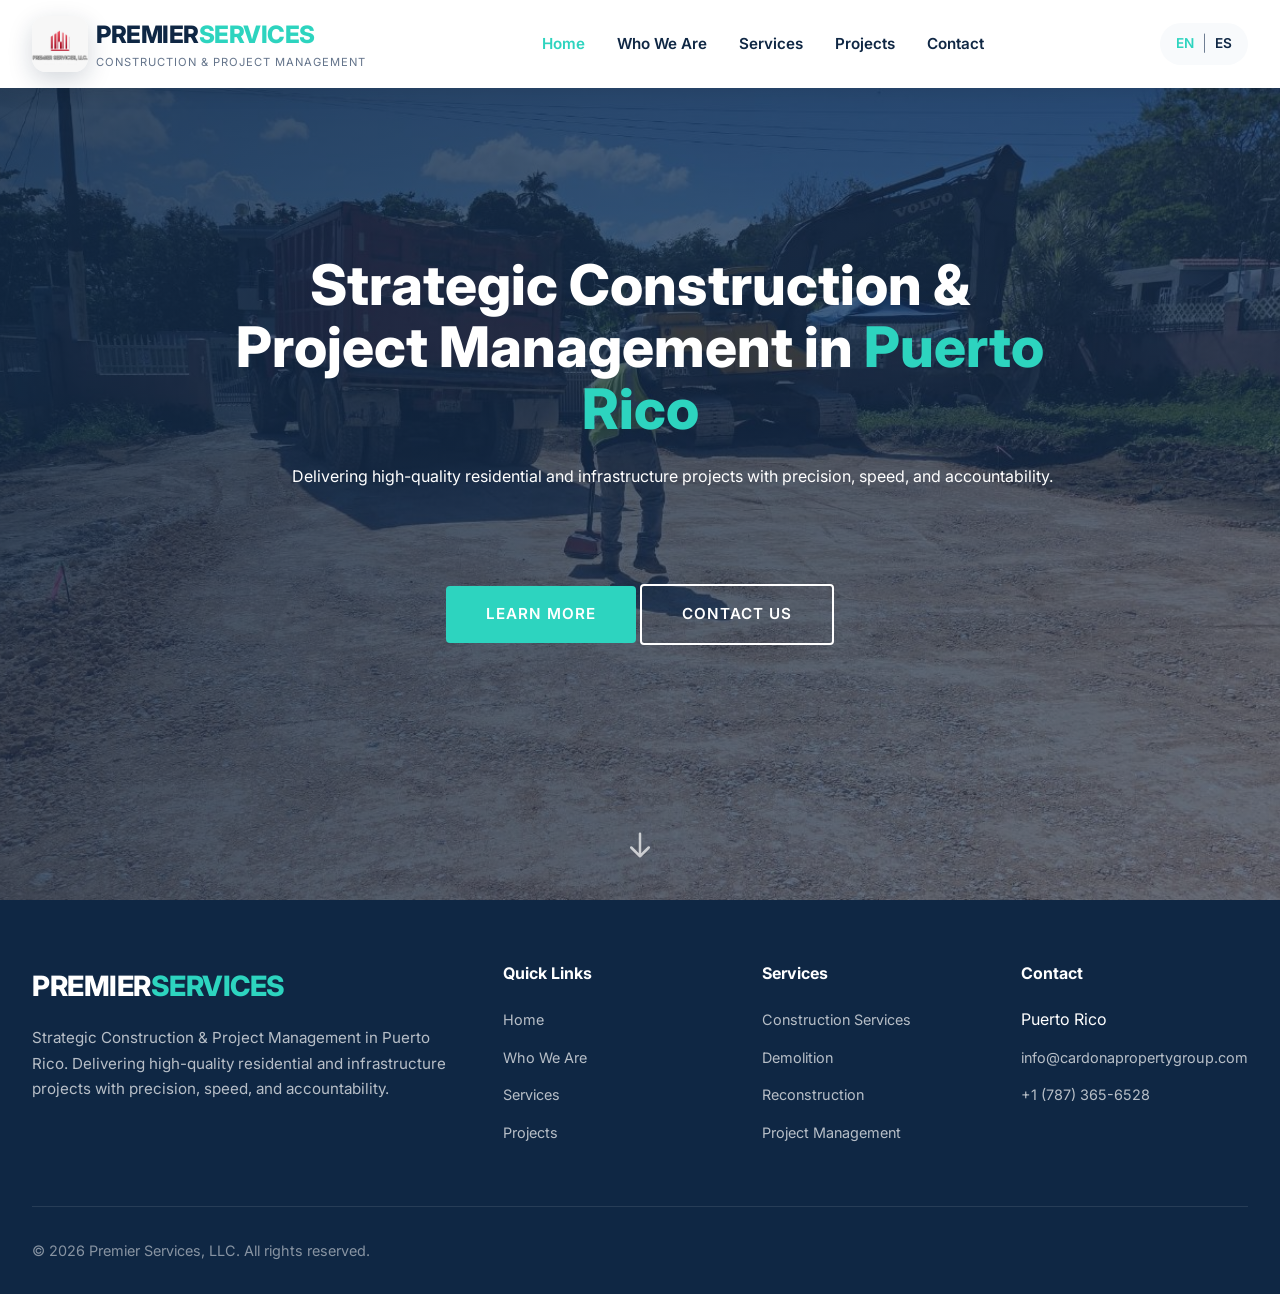
<file: index.html>
<!DOCTYPE html>
<html lang="en">
<head>
    <meta charset="UTF-8">
    <meta name="viewport" content="width=device-width, initial-scale=1.0">
    <title>Premier Services, LLC | Strategic Construction & Project Management in Puerto Rico</title>
    <meta name="description" content="Premier Services, LLC partners with developers, government programs, and U.S.-based firms to execute construction projects efficiently across Puerto Rico.">
    <link rel="preconnect" href="https://fonts.googleapis.com">
    <link rel="preconnect" href="https://fonts.gstatic.com" crossorigin>
    <link href="https://fonts.googleapis.com/css2?family=Inter:wght@400;500;600;700;800&display=swap" rel="stylesheet">
    <link rel="stylesheet" href="styles.css">
    <script src="https://sites.super.myninja.ai/_assets/ninja-daytona-script.js"></script>
</head>
<body>
    <!-- Header -->
    <header class="header" id="header">
        <nav class="nav-container">
            <a href="index.html" class="logo">
                <img src="imgs/logo.jpg" alt="Premier Services logo" class="logo-mark">
                <div>
                    <div class="logo-text">PREMIER<span>SERVICES</span></div>
                    <div class="logo-tagline">Construction & Project Management</div>
                </div>
            </a>
            
            <ul class="nav-menu">
                <li class="nav-item">
                    <a href="index.html" class="nav-link active" data-en="Home" data-es="Inicio">Home</a>
                </li>
                <li class="nav-item">
                    <a href="about.html" class="nav-link" data-en="Who We Are" data-es="Quiénes Somos">Who We Are</a>
                    <div class="dropdown">
                        <a href="about.html#mission" class="dropdown-link" data-en="Mission & Vision" data-es="Misión y Visión">Mission & Vision</a>
                        <a href="about.html#values" class="dropdown-link" data-en="Core Values" data-es="Valores">Core Values</a>
                        <a href="about.html#leadership" class="dropdown-link" data-en="Leadership" data-es="Liderazgo">Leadership</a>
                    </div>
                </li>
                <li class="nav-item">
                    <a href="services.html" class="nav-link" data-en="Services" data-es="Servicios">Services</a>
                </li>
                <li class="nav-item">
                    <a href="projects.html" class="nav-link" data-en="Projects" data-es="Proyectos">Projects</a>
                </li>
                <li class="nav-item">
                    <a href="contact.html" class="nav-link" data-en="Contact" data-es="Contacto">Contact</a>
                </li>
            </ul>
            
            <div class="lang-toggle" id="langToggle">
                <span class="lang-text active">EN</span>
                <span class="lang-divider">|</span>
                <span class="lang-text">ES</span>
            </div>
            
            <div class="mobile-toggle" id="mobileToggle">
                <span></span>
                <span></span>
                <span></span>
            </div>
        </nav>
    </header>

    <!-- Hero Section -->
    <section class="hero" id="home">
        <div class="hero-slider">
            <div class="hero-slide active">
                <img src="imgs/pic14.jpg" alt="Premier Services project overview" class="hero-image">
                <div class="hero-overlay"></div>
            </div>
            <div class="hero-slide">
                <img src="imgs/pic4.jpg" alt="Premier Services construction work" class="hero-image">
                <div class="hero-overlay"></div>
            </div>
            <div class="hero-slide">
                <img src="imgs/pic5.jpg" alt="Premier Services completed work" class="hero-image">
                <div class="hero-overlay"></div>
            </div>
            <div class="hero-slide">
                <img src="imgs/pic2.jpg" alt="Premier Services leadership portrait" class="hero-image">
                <div class="hero-overlay"></div>
            </div>
            <div class="hero-slide">
                <img src="imgs/pic3.jpg" alt="Premier Services legal and operations portrait" class="hero-image">
                <div class="hero-overlay"></div>
            </div>
            <div class="hero-slide">
                <img src="imgs/pic1.jpg" alt="Premier Services project manager portrait" class="hero-image">
                <div class="hero-overlay"></div>
            </div>
            <div class="hero-slide">
                <img src="imgs/despues1.jpg" alt="Premier Services completed residential project" class="hero-image">
                <div class="hero-overlay"></div>
            </div>
            <div class="hero-slide">
                <img src="imgs/despues2.jpg" alt="Premier Services finished construction detail" class="hero-image">
                <div class="hero-overlay"></div>
            </div>
        </div>
        
        <div class="hero-content">
            <h1 class="hero-title" data-en="Strategic Construction & Project Management in Puerto Rico" data-es="Construcción Estratégica y Gestión de Proyectos en Puerto Rico">
                Strategic Construction & Project Management in <span class="highlight">Puerto Rico</span>
            </h1>
            <div class="hero-text-slider">
                <p class="hero-text-slide active" data-en="Delivering high-quality residential and infrastructure projects with precision, speed, and accountability." data-es="Entregando proyectos residenciales y de infraestructura de alta calidad con precisión, rapidez y responsabilidad.">
                    Delivering high-quality residential and infrastructure projects with precision, speed, and accountability.
                </p>
                <p class="hero-text-slide" data-en="Premier Services, LLC partners with developers, government programs, and U.S.-based firms to execute construction projects efficiently across Puerto Rico." data-es="Premier Services, LLC se asocia con desarrolladores, programas gubernamentales y empresas con sede en EE.UU. para ejecutar proyectos de construcción eficientemente en Puerto Rico.">
                    Premier Services, LLC partners with developers, government programs, and U.S.-based firms to execute construction projects efficiently across Puerto Rico.
                </p>
            </div>
            <div class="hero-cta">
                <a href="about.html" class="btn btn-primary" data-en="Learn More" data-es="Saber Más">Learn More</a>
                <a href="contact.html" class="btn btn-outline" data-en="Contact Us" data-es="Contáctenos">Contact Us</a>
            </div>
        </div>
        
        <a href="about.html" class="scroll-indicator" aria-label="Go to About page">
            <svg xmlns="http://www.w3.org/2000/svg" fill="none" viewBox="0 0 24 24" stroke="currentColor">
                <path stroke-linecap="round" stroke-linejoin="round" stroke-width="2" d="M19 14l-7 7m0 0l-7-7m7 7V3" />
            </svg>
        </a>
    </section>

    <!-- Footer -->
    <footer class="footer">
        <div class="container">
            <div class="footer-grid">
                <div class="footer-brand">
                    <div class="logo-text">PREMIER<span>SERVICES</span></div>
                    <p data-en="Strategic Construction & Project Management in Puerto Rico. Delivering high-quality residential and infrastructure projects with precision, speed, and accountability." data-es="Construcción Estratégica y Gestión de Proyectos en Puerto Rico. Entregando proyectos residenciales y de infraestructura de alta calidad con precisión, rapidez y responsabilidad.">
                        Strategic Construction & Project Management in Puerto Rico. Delivering high-quality residential and infrastructure projects with precision, speed, and accountability.
                    </p>
                    <div class="social-links"></div>
                </div>
                
                <div class="footer-links-section">
                    <h4 class="footer-title" data-en="Quick Links" data-es="Enlaces Rápidos">Quick Links</h4>
                    <ul class="footer-links">
                        <li><a href="index.html" data-en="Home" data-es="Inicio">Home</a></li>
                        <li><a href="about.html" data-en="Who We Are" data-es="Quiénes Somos">Who We Are</a></li>
                        <li><a href="services.html" data-en="Services" data-es="Servicios">Services</a></li>
                        <li><a href="projects.html" data-en="Projects" data-es="Proyectos">Projects</a></li>
                    </ul>
                </div>
                
                <div class="footer-links-section">
                    <h4 class="footer-title" data-en="Services" data-es="Servicios">Services</h4>
                    <ul class="footer-links">
                        <li><a href="services.html" data-en="Construction Services" data-es="Construcción">Construction Services</a></li>
                        <li><a href="services.html" data-en="Demolition" data-es="Demolición">Demolition</a></li>
                        <li><a href="services.html" data-en="Reconstruction" data-es="Reconstrucción">Reconstruction</a></li>
                        <li><a href="services.html" data-en="Project Management" data-es="Gestión de Proyectos">Project Management</a></li>
                    </ul>
                </div>
                
                <div class="footer-links-section">
                    <h4 class="footer-title" data-en="Contact" data-es="Contacto">Contact</h4>
                    <ul class="footer-links">
                        <li data-en="Puerto Rico" data-es="Puerto Rico">Puerto Rico</li>
                        <li><a href="mailto:info@cardonapropertygroup.com">info@cardonapropertygroup.com</a></li>
                        <li><a href="tel:+17873656528">+1 (787) 365-6528</a></li>
                    </ul>
                </div>
            </div>
            
            <div class="footer-bottom">
                <p class="footer-copyright">© 2026 Premier Services, LLC. <span data-en="All rights reserved." data-es="Todos los derechos reservados.">All rights reserved.</span></p>
            </div>
        </div>
    </footer>

    <!-- JavaScript -->
    <script>
        // Language Toggle
        let currentLang = 'en';
        const langToggle = document.getElementById('langToggle');
        
        langToggle.addEventListener('click', () => {
            currentLang = currentLang === 'en' ? 'es' : 'en';
            updateLanguage();
            updateLangToggleUI();
        });
        
        function updateLangToggleUI() {
            const langTexts = langToggle.querySelectorAll('.lang-text');
            langTexts.forEach(text => {
                text.classList.toggle('active', text.textContent.toLowerCase() === currentLang);
            });
        }
        
        function updateLanguage() {
            document.querySelectorAll('[data-en][data-es]').forEach(element => {
                const text = element.getAttribute(`data-${currentLang}`);
                if (text) {
                    if (element.tagName === 'INPUT' || element.tagName === 'TEXTAREA') {
                        element.placeholder = text;
                    } else {
                        element.innerHTML = text;
                    }
                }
            });
        }
        
        // Header Scroll Effect
        const header = document.getElementById('header');
        window.addEventListener('scroll', () => {
            if (window.scrollY > 100) {
                header.classList.add('scrolled');
            } else {
                header.classList.remove('scrolled');
            }
        });
        
        // Hero Slider
        const heroSlides = document.querySelectorAll('.hero-slide');
        const heroTextSlides = document.querySelectorAll('.hero-text-slide');
        let currentSlide = 0;
        let currentTextSlide = 0;
        
        function nextHeroSlide() {
            heroSlides[currentSlide].classList.remove('active');
            currentSlide = (currentSlide + 1) % heroSlides.length;
            heroSlides[currentSlide].classList.add('active');

            if (heroTextSlides.length > 0) {
                heroTextSlides[currentTextSlide].classList.remove('active');
                currentTextSlide = (currentTextSlide + 1) % heroTextSlides.length;
                heroTextSlides[currentTextSlide].classList.add('active');
            }
        }
        
        setInterval(nextHeroSlide, 5000);
        
        // Mobile Menu Toggle
        const mobileToggle = document.getElementById('mobileToggle');
        const navMenu = document.querySelector('.nav-menu');
        
        mobileToggle.addEventListener('click', () => {
            navMenu.classList.toggle('active');
        });
    </script>
</body>
</html>
</file>
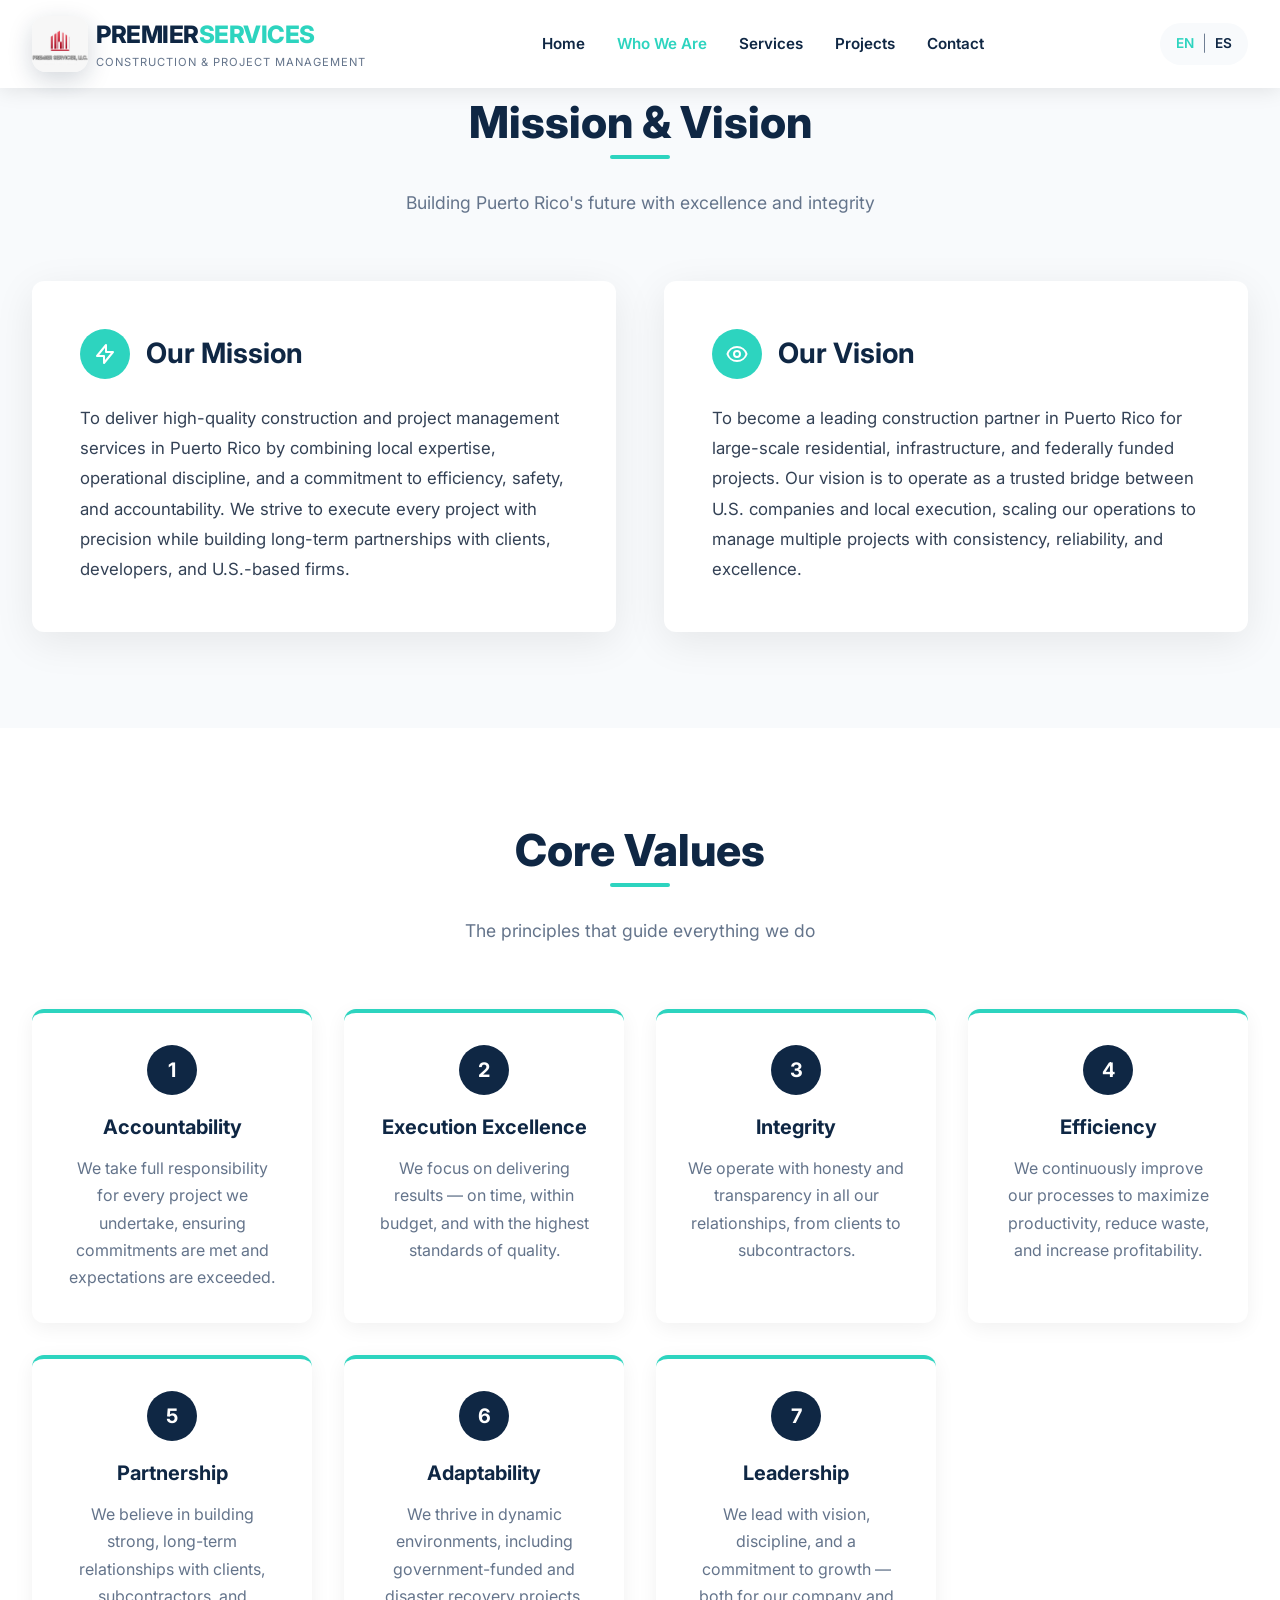
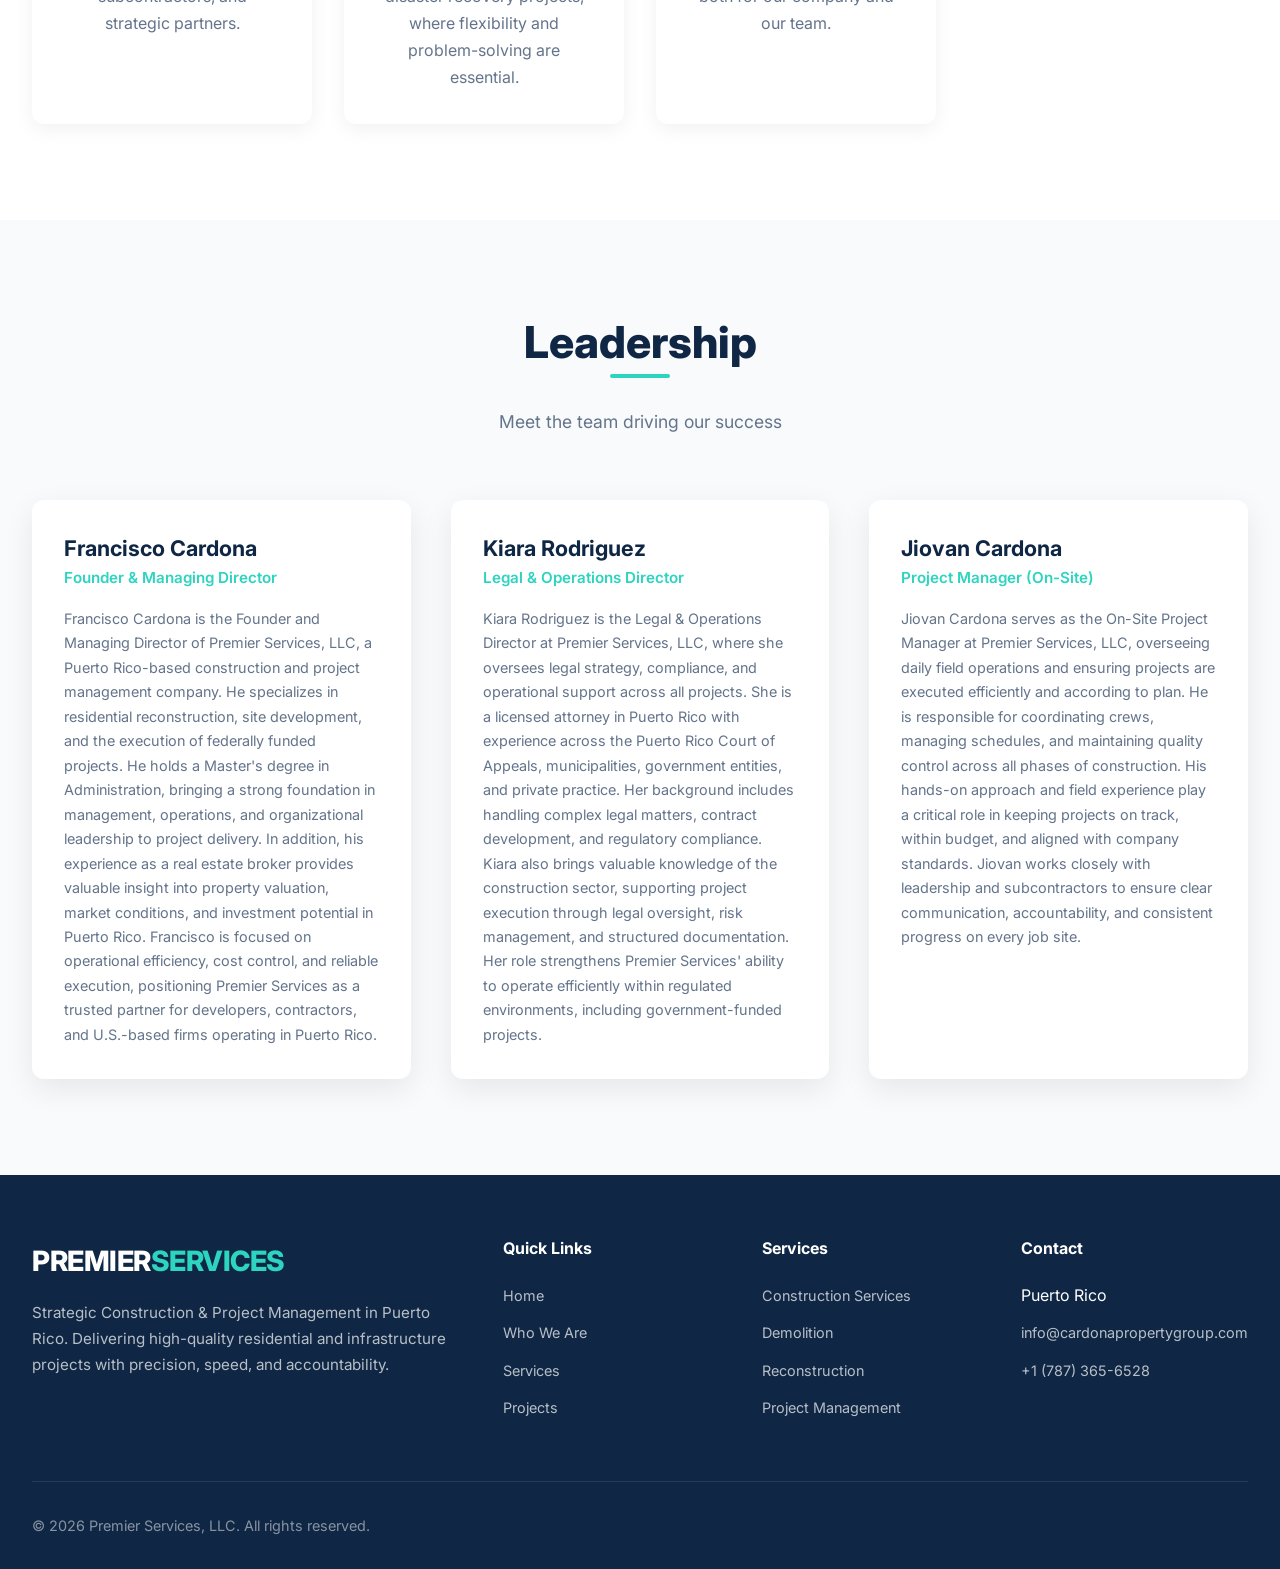
<file: about.html>
<!DOCTYPE html>
<html lang="en">
<head>
    <meta charset="UTF-8">
    <meta name="viewport" content="width=device-width, initial-scale=1.0">
    <title>Who We Are | Premier Services, LLC</title>
    <meta name="description" content="Learn about Premier Services' mission, vision, core values, and leadership team.">
    <link rel="preconnect" href="https://fonts.googleapis.com">
    <link rel="preconnect" href="https://fonts.gstatic.com" crossorigin>
    <link href="https://fonts.googleapis.com/css2?family=Inter:wght@400;500;600;700;800&display=swap" rel="stylesheet">
    <link rel="stylesheet" href="styles.css">
    <script src="https://sites.super.myninja.ai/_assets/ninja-daytona-script.js"></script>
</head>
<body>
    <!-- Header -->
    <header class="header" id="header">
        <nav class="nav-container">
            <a href="index.html" class="logo">
                <img src="imgs/logo.jpg" alt="Premier Services logo" class="logo-mark">
                <div>
                    <div class="logo-text">PREMIER<span>SERVICES</span></div>
                    <div class="logo-tagline">Construction & Project Management</div>
                </div>
            </a>
            
            <ul class="nav-menu">
                <li class="nav-item">
                    <a href="index.html" class="nav-link" data-en="Home" data-es="Inicio">Home</a>
                </li>
                <li class="nav-item">
                    <a href="about.html" class="nav-link active" data-en="Who We Are" data-es="Quiénes Somos">Who We Are</a>
                    <div class="dropdown">
                        <a href="about.html#mission" class="dropdown-link" data-en="Mission & Vision" data-es="Misión y Visión">Mission & Vision</a>
                        <a href="about.html#values" class="dropdown-link" data-en="Core Values" data-es="Valores">Core Values</a>
                        <a href="about.html#leadership" class="dropdown-link" data-en="Leadership" data-es="Liderazgo">Leadership</a>
                    </div>
                </li>
                <li class="nav-item">
                    <a href="services.html" class="nav-link" data-en="Services" data-es="Servicios">Services</a>
                </li>
                <li class="nav-item">
                    <a href="projects.html" class="nav-link" data-en="Projects" data-es="Proyectos">Projects</a>
                </li>
                <li class="nav-item">
                    <a href="contact.html" class="nav-link" data-en="Contact" data-es="Contacto">Contact</a>
                </li>
            </ul>
            
            <div class="lang-toggle" id="langToggle">
                <span class="lang-text active">EN</span>
                <span class="lang-divider">|</span>
                <span class="lang-text">ES</span>
            </div>
            
            <div class="mobile-toggle" id="mobileToggle">
                <span></span>
                <span></span>
                <span></span>
            </div>
        </nav>
    </header>

    <!-- Mission & Vision Section -->
    <section class="section section-gray" id="mission">
        <div class="container">
            <div class="section-header">
                <h2 class="section-title" data-en="Mission & Vision" data-es="Misión y Visión">Mission & Vision</h2>
                <p class="section-subtitle" data-en="Building Puerto Rico's future with excellence and integrity" data-es="Construyendo el futuro de Puerto Rico con excelencia e integridad">Building Puerto Rico's future with excellence and integrity</p>
            </div>
            
            <div class="mission-vision">
                <div class="mission-card">
                    <h3>
                        <span class="icon">
                            <svg xmlns="http://www.w3.org/2000/svg" width="24" height="24" fill="none" viewBox="0 0 24 24" stroke="currentColor">
                                <path stroke-linecap="round" stroke-linejoin="round" stroke-width="2" d="M13 10V3L4 14h7v7l9-11h-7z" />
                            </svg>
                        </span>
                        <span data-en="Our Mission" data-es="Nuestra Misión">Our Mission</span>
                    </h3>
                    <p data-en="To deliver high-quality construction and project management services in Puerto Rico by combining local expertise, operational discipline, and a commitment to efficiency, safety, and accountability. We strive to execute every project with precision while building long-term partnerships with clients, developers, and U.S.-based firms." data-es="Brindar servicios de construcción y gestión de proyectos de alta calidad en Puerto Rico combinando experiencia local, disciplina operativa y un compromiso con la eficiencia, seguridad y responsabilidad. Nos esforzamos por ejecutar cada proyecto con precisión mientras construimos asociaciones a largo plazo con clientes, desarrolladores y empresas con sede en EE.UU.">
                        To deliver high-quality construction and project management services in Puerto Rico by combining local expertise, operational discipline, and a commitment to efficiency, safety, and accountability. We strive to execute every project with precision while building long-term partnerships with clients, developers, and U.S.-based firms.
                    </p>
                </div>
                
                <div class="vision-card">
                    <h3>
                        <span class="icon">
                            <svg xmlns="http://www.w3.org/2000/svg" width="24" height="24" fill="none" viewBox="0 0 24 24" stroke="currentColor">
                                <path stroke-linecap="round" stroke-linejoin="round" stroke-width="2" d="M15 12a3 3 0 11-6 0 3 3 0 016 0z" />
                                <path stroke-linecap="round" stroke-linejoin="round" stroke-width="2" d="M2.458 12C3.732 7.943 7.523 5 12 5c4.478 0 8.268 2.943 9.542 7-1.274 4.057-5.064 7-9.542 7-4.477 0-8.268-2.943-9.542-7z" />
                            </svg>
                        </span>
                        <span data-en="Our Vision" data-es="Nuestra Visión">Our Vision</span>
                    </h3>
                    <p data-en="To become a leading construction partner in Puerto Rico for large-scale residential, infrastructure, and federally funded projects. Our vision is to operate as a trusted bridge between U.S. companies and local execution, scaling our operations to manage multiple projects with consistency, reliability, and excellence." data-es="Convertirnos en un socio constructor líder en Puerto Rico para proyectos residenciales, de infraestructura y financiados con fondos federales a gran escala. Nuestra visión es operar como un puente de confianza entre las empresas estadounidenses y la ejecución local, escalando nuestras operaciones para gestionar múltiples proyectos con consistencia, confiabilidad y excelencia.">
                        To become a leading construction partner in Puerto Rico for large-scale residential, infrastructure, and federally funded projects. Our vision is to operate as a trusted bridge between U.S. companies and local execution, scaling our operations to manage multiple projects with consistency, reliability, and excellence.
                    </p>
                </div>
            </div>
        </div>
    </section>

    <!-- Core Values Section -->
    <section class="section" id="values">
        <div class="container">
            <div class="section-header">
                <h2 class="section-title" data-en="Core Values" data-es="Valores Fundamentales">Core Values</h2>
                <p class="section-subtitle" data-en="The principles that guide everything we do" data-es="Los principios que guían todo lo que hacemos">The principles that guide everything we do</p>
            </div>
            
            <div class="values-grid">
                <div class="value-card">
                    <div class="value-number">1</div>
                    <h4 data-en="Accountability" data-es="Responsabilidad">Accountability</h4>
                    <p data-en="We take full responsibility for every project we undertake, ensuring commitments are met and expectations are exceeded." data-es="Asumimos total responsabilidad por cada proyecto que emprendemos, asegurando que se cumplan los compromisos y se superen las expectativas.">We take full responsibility for every project we undertake, ensuring commitments are met and expectations are exceeded.</p>
                </div>
                
                <div class="value-card">
                    <div class="value-number">2</div>
                    <h4 data-en="Execution Excellence" data-es="Excelencia en Ejecución">Execution Excellence</h4>
                    <p data-en="We focus on delivering results — on time, within budget, and with the highest standards of quality." data-es="Nos enfocamos en entregar resultados — a tiempo, dentro del presupuesto y con los más altos estándares de calidad.">We focus on delivering results — on time, within budget, and with the highest standards of quality.</p>
                </div>
                
                <div class="value-card">
                    <div class="value-number">3</div>
                    <h4 data-en="Integrity" data-es="Integridad">Integrity</h4>
                    <p data-en="We operate with honesty and transparency in all our relationships, from clients to subcontractors." data-es="Operamos con honestidad y transparencia en todas nuestras relaciones, desde clientes hasta subcontratistas.">We operate with honesty and transparency in all our relationships, from clients to subcontractors.</p>
                </div>
                
                <div class="value-card">
                    <div class="value-number">4</div>
                    <h4 data-en="Efficiency" data-es="Eficiencia">Efficiency</h4>
                    <p data-en="We continuously improve our processes to maximize productivity, reduce waste, and increase profitability." data-es="Mejoramos continuamente nuestros procesos para maximizar la productividad, reducir desperdicios y aumentar la rentabilidad.">We continuously improve our processes to maximize productivity, reduce waste, and increase profitability.</p>
                </div>
                
                <div class="value-card">
                    <div class="value-number">5</div>
                    <h4 data-en="Partnership" data-es="Colaboración">Partnership</h4>
                    <p data-en="We believe in building strong, long-term relationships with clients, subcontractors, and strategic partners." data-es="Creemos en construir relaciones sólidas y a largo plazo con clientes, subcontratistas y socios estratégicos.">We believe in building strong, long-term relationships with clients, subcontractors, and strategic partners.</p>
                </div>
                
                <div class="value-card">
                    <div class="value-number">6</div>
                    <h4 data-en="Adaptability" data-es="Adaptabilidad">Adaptability</h4>
                    <p data-en="We thrive in dynamic environments, including government-funded and disaster recovery projects, where flexibility and problem-solving are essential." data-es="Prosperamos en ambientes dinámicos, incluyendo proyectos financiados por el gobierno y de recuperación de desastres, donde la flexibilidad y la resolución de problemas son esenciales.">We thrive in dynamic environments, including government-funded and disaster recovery projects, where flexibility and problem-solving are essential.</p>
                </div>
                
                <div class="value-card">
                    <div class="value-number">7</div>
                    <h4 data-en="Leadership" data-es="Liderazgo">Leadership</h4>
                    <p data-en="We lead with vision, discipline, and a commitment to growth — both for our company and our team." data-es="Lideramos con visión, disciplina y un compromiso con el crecimiento — tanto para nuestra empresa como para nuestro equipo.">We lead with vision, discipline, and a commitment to growth — both for our company and our team.</p>
                </div>
            </div>
        </div>
    </section>

    <!-- Leadership Section -->
    <section class="section section-gray" id="leadership">
        <div class="container">
            <div class="section-header">
                <h2 class="section-title" data-en="Leadership" data-es="Liderazgo">Leadership</h2>
                <p class="section-subtitle" data-en="Meet the team driving our success" data-es="Conozca al equipo que impulsa nuestro éxito">Meet the team driving our success</p>
            </div>
            
            <div class="leadership-grid">
                <!-- Francisco Cardona -->
                <div class="leader-card leader-card-text-only">
                    <div class="leader-info">
                        <h3 class="leader-name" data-en="Francisco Cardona" data-es="Francisco Cardona">Francisco Cardona</h3>
                        <p class="leader-title" data-en="Founder & Managing Director" data-es="Fundador y Director General">Founder & Managing Director</p>
                        <p class="leader-bio" data-en="Francisco Cardona is the Founder and Managing Director of Premier Services, LLC, a Puerto Rico-based construction and project management company. He specializes in residential reconstruction, site development, and the execution of federally funded projects. He holds a Master's degree in Administration, bringing a strong foundation in management, operations, and organizational leadership to project delivery. In addition, his experience as a real estate broker provides valuable insight into property valuation, market conditions, and investment potential in Puerto Rico. Francisco is focused on operational efficiency, cost control, and reliable execution, positioning Premier Services as a trusted partner for developers, contractors, and U.S.-based firms operating in Puerto Rico." data-es="Francisco Cardona es el Fundador y Director General de Premier Services, LLC, una empresa de construcción y gestión de proyectos con sede en Puerto Rico. Se especializa en reconstrucción residencial, desarrollo de terrenos y la ejecución de proyectos financiados con fondos federales. Posee una Maestría en Administración, aportando una sólida base en gestión, operaciones y liderazgo organizacional a la entrega de proyectos. Además, su experiencia como corredor de bienes raíces proporciona información valiosa sobre valuación de propiedades, condiciones del mercado y potencial de inversión en Puerto Rico.">
                            Francisco Cardona is the Founder and Managing Director of Premier Services, LLC, a Puerto Rico-based construction and project management company. He specializes in residential reconstruction, site development, and the execution of federally funded projects. He holds a Master's degree in Administration, bringing a strong foundation in management, operations, and organizational leadership to project delivery. In addition, his experience as a real estate broker provides valuable insight into property valuation, market conditions, and investment potential in Puerto Rico. Francisco is focused on operational efficiency, cost control, and reliable execution, positioning Premier Services as a trusted partner for developers, contractors, and U.S.-based firms operating in Puerto Rico.
                        </p>
                    </div>
                </div>
                
                <!-- Kiara Rodriguez -->
                <div class="leader-card leader-card-text-only">
                    <div class="leader-info">
                        <h3 class="leader-name" data-en="Kiara Rodriguez" data-es="Kiara Rodríguez">Kiara Rodriguez</h3>
                        <p class="leader-title" data-en="Legal & Operations Director" data-es="Directora Legal y de Operaciones">Legal & Operations Director</p>
                        <p class="leader-bio" data-en="Kiara Rodriguez is the Legal & Operations Director at Premier Services, LLC, where she oversees legal strategy, compliance, and operational support across all projects. She is a licensed attorney in Puerto Rico with experience across the Puerto Rico Court of Appeals, municipalities, government entities, and private practice. Her background includes handling complex legal matters, contract development, and regulatory compliance. Kiara also brings valuable knowledge of the construction sector, supporting project execution through legal oversight, risk management, and structured documentation. Her role strengthens Premier Services' ability to operate efficiently within regulated environments, including government-funded projects." data-es="Kiara Rodríguez es la Directora Legal y de Operaciones en Premier Services, LLC, donde supervisa la estrategia legal, el cumplimiento y el apoyo operativo en todos los proyectos. Es abogada con licencia en Puerto Rico con experiencia en el Tribunal de Apelaciones de Puerto Rico, municipios, entidades gubernamentales y práctica privada. Sus antecedentes incluyen el manejo de asuntos legales complejos, desarrollo de contratos y cumplimiento regulatorio.">
                            Kiara Rodriguez is the Legal & Operations Director at Premier Services, LLC, where she oversees legal strategy, compliance, and operational support across all projects. She is a licensed attorney in Puerto Rico with experience across the Puerto Rico Court of Appeals, municipalities, government entities, and private practice. Her background includes handling complex legal matters, contract development, and regulatory compliance. Kiara also brings valuable knowledge of the construction sector, supporting project execution through legal oversight, risk management, and structured documentation. Her role strengthens Premier Services' ability to operate efficiently within regulated environments, including government-funded projects.
                        </p>
                    </div>
                </div>
                
                <!-- Jiovan Cardona -->
                <div class="leader-card leader-card-text-only">
                    <div class="leader-info">
                        <h3 class="leader-name" data-en="Jiovan Cardona" data-es="Jiovan Cardona">Jiovan Cardona</h3>
                        <p class="leader-title" data-en="Project Manager (On-Site)" data-es="Gerente de Proyecto (En Obra)">Project Manager (On-Site)</p>
                        <p class="leader-bio" data-en="Jiovan Cardona serves as the On-Site Project Manager at Premier Services, LLC, overseeing daily field operations and ensuring projects are executed efficiently and according to plan. He is responsible for coordinating crews, managing schedules, and maintaining quality control across all phases of construction. His hands-on approach and field experience play a critical role in keeping projects on track, within budget, and aligned with company standards. Jiovan works closely with leadership and subcontractors to ensure clear communication, accountability, and consistent progress on every job site." data-es="Jiovan Cardona se desempeña como Gerente de Proyecto en Obra en Premier Services, LLC, supervisando las operaciones diarias de campo y asegurando que los proyectos se ejecuten eficientemente y según lo planificado. Es responsable de coordinar cuadrillas, gestionar horarios y mantener el control de calidad en todas las fases de la construcción. Su enfoque práctico y experiencia de campo juegan un papel crítico en mantener los proyectos en curso, dentro del presupuesto y alineados con los estándares de la empresa.">
                            Jiovan Cardona serves as the On-Site Project Manager at Premier Services, LLC, overseeing daily field operations and ensuring projects are executed efficiently and according to plan. He is responsible for coordinating crews, managing schedules, and maintaining quality control across all phases of construction. His hands-on approach and field experience play a critical role in keeping projects on track, within budget, and aligned with company standards. Jiovan works closely with leadership and subcontractors to ensure clear communication, accountability, and consistent progress on every job site.
                        </p>
                    </div>
                </div>
            </div>
        </div>
    </section>

    <!-- Footer -->
    <footer class="footer">
        <div class="container">
            <div class="footer-grid">
                <div class="footer-brand">
                    <div class="logo-text">PREMIER<span>SERVICES</span></div>
                    <p data-en="Strategic Construction & Project Management in Puerto Rico. Delivering high-quality residential and infrastructure projects with precision, speed, and accountability." data-es="Construcción Estratégica y Gestión de Proyectos en Puerto Rico. Entregando proyectos residenciales y de infraestructura de alta calidad con precisión, rapidez y responsabilidad.">
                        Strategic Construction & Project Management in Puerto Rico. Delivering high-quality residential and infrastructure projects with precision, speed, and accountability.
                    </p>
                    <div class="social-links"></div>
                </div>
                
                <div class="footer-links-section">
                    <h4 class="footer-title" data-en="Quick Links" data-es="Enlaces Rápidos">Quick Links</h4>
                    <ul class="footer-links">
                        <li><a href="index.html" data-en="Home" data-es="Inicio">Home</a></li>
                        <li><a href="about.html" data-en="Who We Are" data-es="Quiénes Somos">Who We Are</a></li>
                        <li><a href="services.html" data-en="Services" data-es="Servicios">Services</a></li>
                        <li><a href="projects.html" data-en="Projects" data-es="Proyectos">Projects</a></li>
                    </ul>
                </div>
                
                <div class="footer-links-section">
                    <h4 class="footer-title" data-en="Services" data-es="Servicios">Services</h4>
                    <ul class="footer-links">
                        <li><a href="services.html" data-en="Construction Services" data-es="Construcción">Construction Services</a></li>
                        <li><a href="services.html" data-en="Demolition" data-es="Demolición">Demolition</a></li>
                        <li><a href="services.html" data-en="Reconstruction" data-es="Reconstrucción">Reconstruction</a></li>
                        <li><a href="services.html" data-en="Project Management" data-es="Gestión de Proyectos">Project Management</a></li>
                    </ul>
                </div>
                
                <div class="footer-links-section">
                    <h4 class="footer-title" data-en="Contact" data-es="Contacto">Contact</h4>
                    <ul class="footer-links">
                        <li data-en="Puerto Rico" data-es="Puerto Rico">Puerto Rico</li>
                        <li><a href="mailto:info@cardonapropertygroup.com">info@cardonapropertygroup.com</a></li>
                        <li><a href="tel:+17873656528">+1 (787) 365-6528</a></li>
                    </ul>
                </div>
            </div>
            
            <div class="footer-bottom">
                <p class="footer-copyright">© 2026 Premier Services, LLC. <span data-en="All rights reserved." data-es="Todos los derechos reservados.">All rights reserved.</span></p>
            </div>
        </div>
    </footer>

    <!-- JavaScript -->
    <script>
        // Language Toggle
        let currentLang = 'en';
        const langToggle = document.getElementById('langToggle');
        
        langToggle.addEventListener('click', () => {
            currentLang = currentLang === 'en' ? 'es' : 'en';
            updateLanguage();
            updateLangToggleUI();
        });
        
        function updateLangToggleUI() {
            const langTexts = langToggle.querySelectorAll('.lang-text');
            langTexts.forEach(text => {
                text.classList.toggle('active', text.textContent.toLowerCase() === currentLang);
            });
        }
        
        function updateLanguage() {
            document.querySelectorAll('[data-en][data-es]').forEach(element => {
                const text = element.getAttribute(`data-${currentLang}`);
                if (text) {
                    if (element.tagName === 'INPUT' || element.tagName === 'TEXTAREA') {
                        element.placeholder = text;
                    } else {
                        element.innerHTML = text;
                    }
                }
            });
        }
        
        // Header Scroll Effect
        const header = document.getElementById('header');
        window.addEventListener('scroll', () => {
            if (window.scrollY > 100) {
                header.classList.add('scrolled');
            } else {
                header.classList.remove('scrolled');
            }
        });
        
        // Mobile Menu Toggle
        const mobileToggle = document.getElementById('mobileToggle');
        const navMenu = document.querySelector('.nav-menu');
        
        mobileToggle.addEventListener('click', () => {
            navMenu.classList.toggle('active');
        });
    </script>
</body>
</html>
</file>
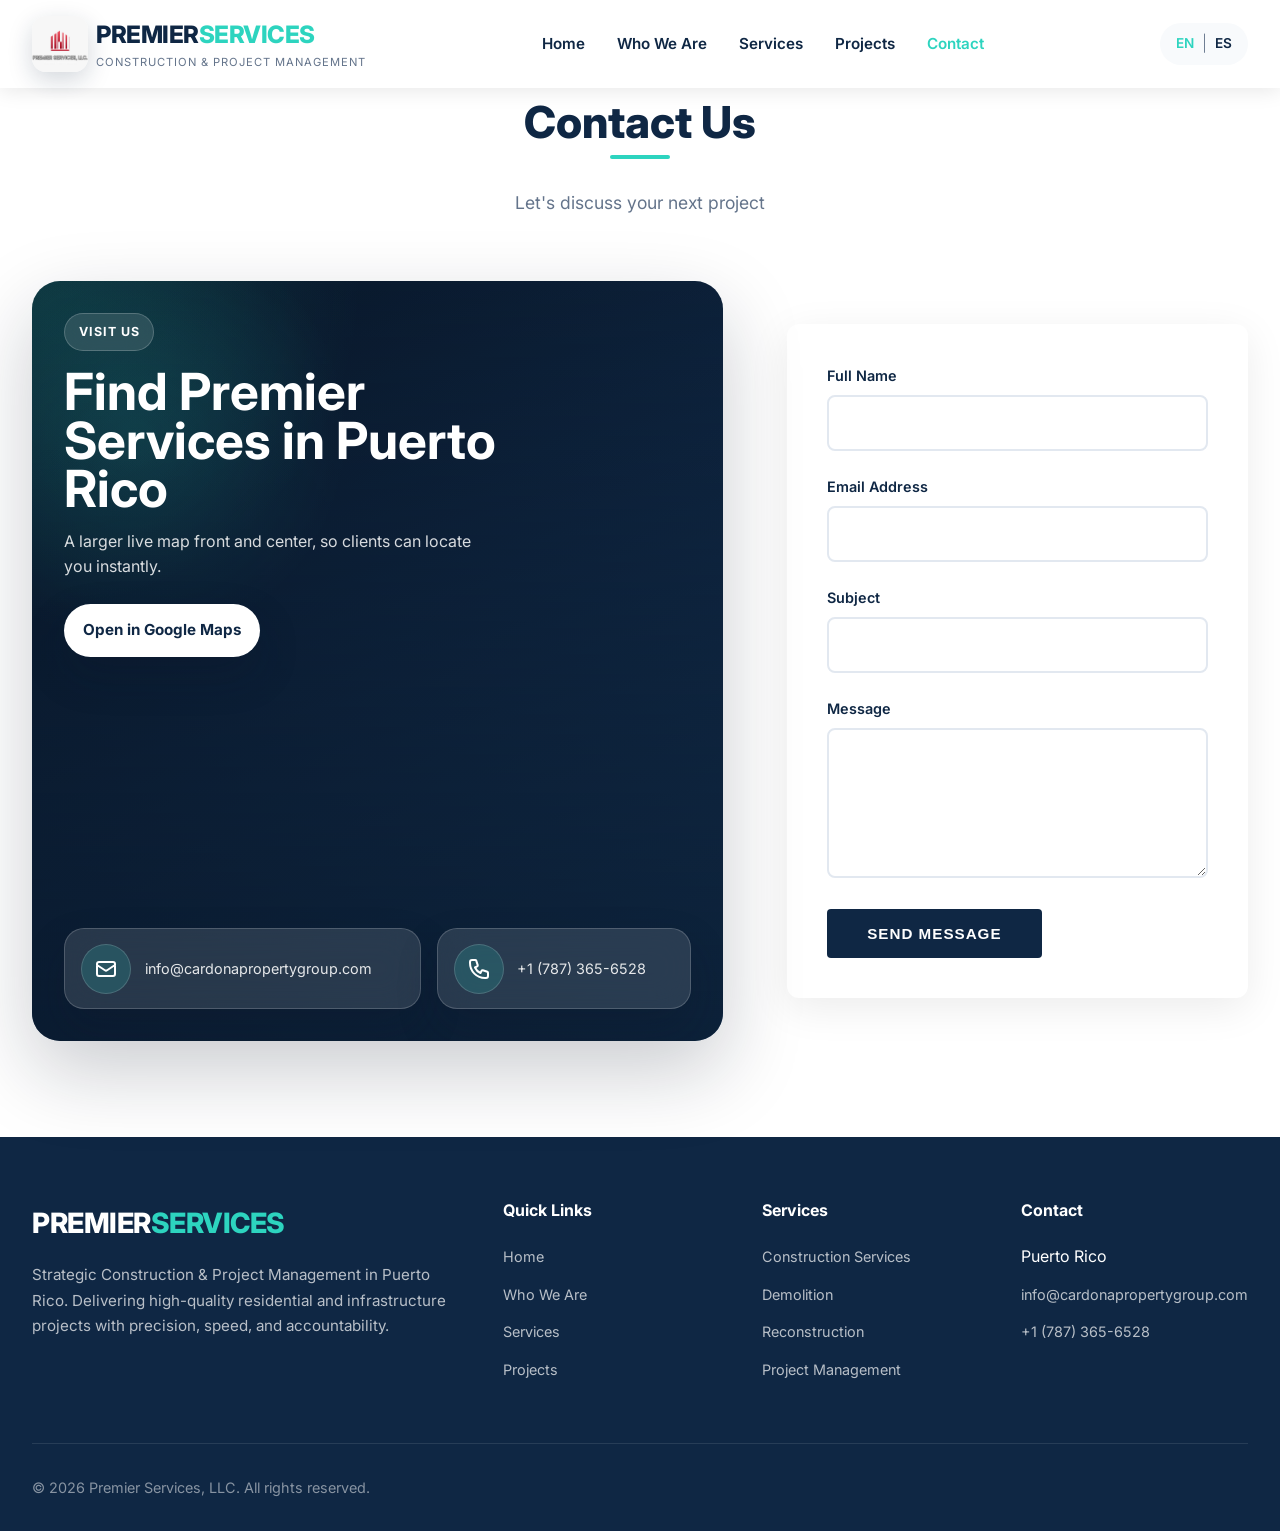
<file: contact.html>
<!DOCTYPE html>
<html lang="en">
<head>
    <meta charset="UTF-8">
    <meta name="viewport" content="width=device-width, initial-scale=1.0">
    <title>Contact Us | Premier Services, LLC</title>
    <meta name="description" content="Contact Premier Services for your construction project in Puerto Rico.">
    <link rel="preconnect" href="https://fonts.googleapis.com">
    <link rel="preconnect" href="https://fonts.gstatic.com" crossorigin>
    <link href="https://fonts.googleapis.com/css2?family=Inter:wght@400;500;600;700;800&display=swap" rel="stylesheet">
    <link rel="stylesheet" href="styles.css">
    <script src="https://sites.super.myninja.ai/_assets/ninja-daytona-script.js"></script>
</head>
<body>
    <!-- Header -->
    <header class="header" id="header">
        <nav class="nav-container">
            <a href="index.html" class="logo">
                <img src="imgs/logo.jpg" alt="Premier Services logo" class="logo-mark">
                <div>
                    <div class="logo-text">PREMIER<span>SERVICES</span></div>
                    <div class="logo-tagline">Construction & Project Management</div>
                </div>
            </a>
            
            <ul class="nav-menu">
                <li class="nav-item">
                    <a href="index.html" class="nav-link" data-en="Home" data-es="Inicio">Home</a>
                </li>
                <li class="nav-item">
                    <a href="about.html" class="nav-link" data-en="Who We Are" data-es="Quiénes Somos">Who We Are</a>
                    <div class="dropdown">
                        <a href="about.html#mission" class="dropdown-link" data-en="Mission & Vision" data-es="Misión y Visión">Mission & Vision</a>
                        <a href="about.html#values" class="dropdown-link" data-en="Core Values" data-es="Valores">Core Values</a>
                        <a href="about.html#leadership" class="dropdown-link" data-en="Leadership" data-es="Liderazgo">Leadership</a>
                    </div>
                </li>
                <li class="nav-item">
                    <a href="services.html" class="nav-link" data-en="Services" data-es="Servicios">Services</a>
                </li>
                <li class="nav-item">
                    <a href="projects.html" class="nav-link" data-en="Projects" data-es="Proyectos">Projects</a>
                </li>
                <li class="nav-item">
                    <a href="contact.html" class="nav-link active" data-en="Contact" data-es="Contacto">Contact</a>
                </li>
            </ul>
            
            <div class="lang-toggle" id="langToggle">
                <span class="lang-text active">EN</span>
                <span class="lang-divider">|</span>
                <span class="lang-text">ES</span>
            </div>
            
            <div class="mobile-toggle" id="mobileToggle">
                <span></span>
                <span></span>
                <span></span>
            </div>
        </nav>
    </header>

    <!-- Contact Section -->
    <section class="section" id="contact">
        <div class="container">
            <div class="section-header">
                <h2 class="section-title" data-en="Contact Us" data-es="Contáctenos">Contact Us</h2>
                <p class="section-subtitle" data-en="Let's discuss your next project" data-es="Hablemos de su próximo proyecto">Let's discuss your next project</p>
            </div>
            
            <div class="contact-grid">
                <div class="contact-info">
                    <div class="contact-map-hero">
                        <div class="contact-map-backdrop"></div>
                        <iframe
                            class="contact-map-frame contact-map-frame-large"
                            src="https://maps.google.com/maps?q=18.4697181,-66.3216328&z=16&output=embed"
                            title="Premier Services location map"
                            loading="lazy"
                            referrerpolicy="no-referrer-when-downgrade"
                            allowfullscreen
                        ></iframe>
                        <div class="contact-map-overlay">
                            <span class="contact-map-kicker" data-en="Visit Us" data-es="Visítanos">Visit Us</span>
                            <h3 data-en="Find Premier Services in Puerto Rico" data-es="Encuentra a Premier Services en Puerto Rico">Find Premier Services in Puerto Rico</h3>
                            <p data-en="A larger live map front and center, so clients can locate you instantly." data-es="Un mapa en vivo, grande y al frente, para que sus clientes lo ubiquen al instante.">A larger live map front and center, so clients can locate you instantly.</p>
                            <div class="contact-map-actions">
                                <a
                                    href="https://maps.google.com/?q=18.4697181,-66.3216328"
                                    target="_blank"
                                    rel="noopener noreferrer"
                                    class="contact-map-link contact-map-link-solid"
                                    data-en="Open in Google Maps"
                                    data-es="Abrir en Google Maps"
                                >Open in Google Maps</a>
                            </div>
                        </div>
                        <div class="contact-quick-info">
                            <div class="contact-item">
                                <div class="contact-icon">
                                    <svg xmlns="http://www.w3.org/2000/svg" width="24" height="24" fill="none" viewBox="0 0 24 24" stroke="currentColor">
                                        <path stroke-linecap="round" stroke-linejoin="round" stroke-width="2" d="M3 8l7.89 5.26a2 2 0 002.22 0L21 8M5 19h14a2 2 0 002-2V7a2 2 0 00-2-2H5a2 2 0 00-2 2v10a2 2 0 002 2z" />
                                    </svg>
                                </div>
                                <div class="contact-details">
                                    <a href="mailto:info@cardonapropertygroup.com">info@cardonapropertygroup.com</a>
                                </div>
                            </div>
                            <div class="contact-item">
                                <div class="contact-icon">
                                    <svg xmlns="http://www.w3.org/2000/svg" width="24" height="24" fill="none" viewBox="0 0 24 24" stroke="currentColor">
                                        <path stroke-linecap="round" stroke-linejoin="round" stroke-width="2" d="M3 5a2 2 0 012-2h3.28a1 1 0 01.948.684l1.498 4.493a1 1 0 01-.502 1.21l-2.257 1.13a11.042 11.042 0 005.516 5.516l1.13-2.257a1 1 0 011.21-.502l4.493 1.498a1 1 0 01.684.949V19a2 2 0 01-2 2h-1C9.716 21 3 14.284 3 6V5z" />
                                    </svg>
                                </div>
                                <div class="contact-details">
                                    <a href="tel:+17873656528">+1 (787) 365-6528</a>
                                </div>
                            </div>
                        </div>
                    </div>
                </div>
                
                <div class="contact-form">
                    <form id="contactForm">
                        <div class="form-group">
                            <label class="form-label" for="name" data-en="Full Name" data-es="Nombre Completo">Full Name</label>
                            <input type="text" id="name" class="form-input" required>
                        </div>
                        <div class="form-group">
                            <label class="form-label" for="email" data-en="Email Address" data-es="Correo Electrónico">Email Address</label>
                            <input type="email" id="email" class="form-input" required>
                        </div>
                        <div class="form-group">
                            <label class="form-label" for="subject" data-en="Subject" data-es="Asunto">Subject</label>
                            <input type="text" id="subject" class="form-input">
                        </div>
                        <div class="form-group">
                            <label class="form-label" for="message" data-en="Message" data-es="Mensaje">Message</label>
                            <textarea id="message" class="form-textarea" required></textarea>
                        </div>
                        <button type="submit" class="btn btn-dark" data-en="Send Message" data-es="Enviar Mensaje">Send Message</button>
                    </form>
                </div>
            </div>
        </div>
    </section>

    <!-- Footer -->
    <footer class="footer">
        <div class="container">
            <div class="footer-grid">
                <div class="footer-brand">
                    <div class="logo-text">PREMIER<span>SERVICES</span></div>
                    <p data-en="Strategic Construction & Project Management in Puerto Rico. Delivering high-quality residential and infrastructure projects with precision, speed, and accountability." data-es="Construcción Estratégica y Gestión de Proyectos en Puerto Rico. Entregando proyectos residenciales y de infraestructura de alta calidad con precisión, rapidez y responsabilidad.">
                        Strategic Construction & Project Management in Puerto Rico. Delivering high-quality residential and infrastructure projects with precision, speed, and accountability.
                    </p>
                    <div class="social-links"></div>
                </div>
                
                <div class="footer-links-section">
                    <h4 class="footer-title" data-en="Quick Links" data-es="Enlaces Rápidos">Quick Links</h4>
                    <ul class="footer-links">
                        <li><a href="index.html" data-en="Home" data-es="Inicio">Home</a></li>
                        <li><a href="about.html" data-en="Who We Are" data-es="Quiénes Somos">Who We Are</a></li>
                        <li><a href="services.html" data-en="Services" data-es="Servicios">Services</a></li>
                        <li><a href="projects.html" data-en="Projects" data-es="Proyectos">Projects</a></li>
                    </ul>
                </div>
                
                <div class="footer-links-section">
                    <h4 class="footer-title" data-en="Services" data-es="Servicios">Services</h4>
                    <ul class="footer-links">
                        <li><a href="services.html" data-en="Construction Services" data-es="Construcción">Construction Services</a></li>
                        <li><a href="services.html" data-en="Demolition" data-es="Demolición">Demolition</a></li>
                        <li><a href="services.html" data-en="Reconstruction" data-es="Reconstrucción">Reconstruction</a></li>
                        <li><a href="services.html" data-en="Project Management" data-es="Gestión de Proyectos">Project Management</a></li>
                    </ul>
                </div>
                
                <div class="footer-links-section">
                    <h4 class="footer-title" data-en="Contact" data-es="Contacto">Contact</h4>
                    <ul class="footer-links">
                        <li data-en="Puerto Rico" data-es="Puerto Rico">Puerto Rico</li>
                        <li><a href="mailto:info@cardonapropertygroup.com">info@cardonapropertygroup.com</a></li>
                        <li><a href="tel:+17873656528">+1 (787) 365-6528</a></li>
                    </ul>
                </div>
            </div>
            
            <div class="footer-bottom">
                <p class="footer-copyright">© 2026 Premier Services, LLC. <span data-en="All rights reserved." data-es="Todos los derechos reservados.">All rights reserved.</span></p>
            </div>
        </div>
    </footer>

    <!-- JavaScript -->
    <script>
        // Language Toggle
        let currentLang = 'en';
        const langToggle = document.getElementById('langToggle');
        
        langToggle.addEventListener('click', () => {
            currentLang = currentLang === 'en' ? 'es' : 'en';
            updateLanguage();
            updateLangToggleUI();
        });
        
        function updateLangToggleUI() {
            const langTexts = langToggle.querySelectorAll('.lang-text');
            langTexts.forEach(text => {
                text.classList.toggle('active', text.textContent.toLowerCase() === currentLang);
            });
        }
        
        function updateLanguage() {
            document.querySelectorAll('[data-en][data-es]').forEach(element => {
                const text = element.getAttribute(`data-${currentLang}`);
                if (text) {
                    if (element.tagName === 'INPUT' || element.tagName === 'TEXTAREA') {
                        element.placeholder = text;
                    } else {
                        element.innerHTML = text;
                    }
                }
            });
        }
        
        // Header Scroll Effect
        const header = document.getElementById('header');
        window.addEventListener('scroll', () => {
            if (window.scrollY > 100) {
                header.classList.add('scrolled');
            } else {
                header.classList.remove('scrolled');
            }
        });
        
        // Form Submission
        const contactForm = document.getElementById('contactForm');
        contactForm.addEventListener('submit', (e) => {
            e.preventDefault();
            alert(currentLang === 'en' ? 'Thank you for your message! We will get back to you soon.' : '¡Gracias por su mensaje! Le responderemos pronto.');
            contactForm.reset();
        });
        
        // Mobile Menu Toggle
        const mobileToggle = document.getElementById('mobileToggle');
        const navMenu = document.querySelector('.nav-menu');
        
        mobileToggle.addEventListener('click', () => {
            navMenu.classList.toggle('active');
        });
    </script>
</body>
</html>
</file>
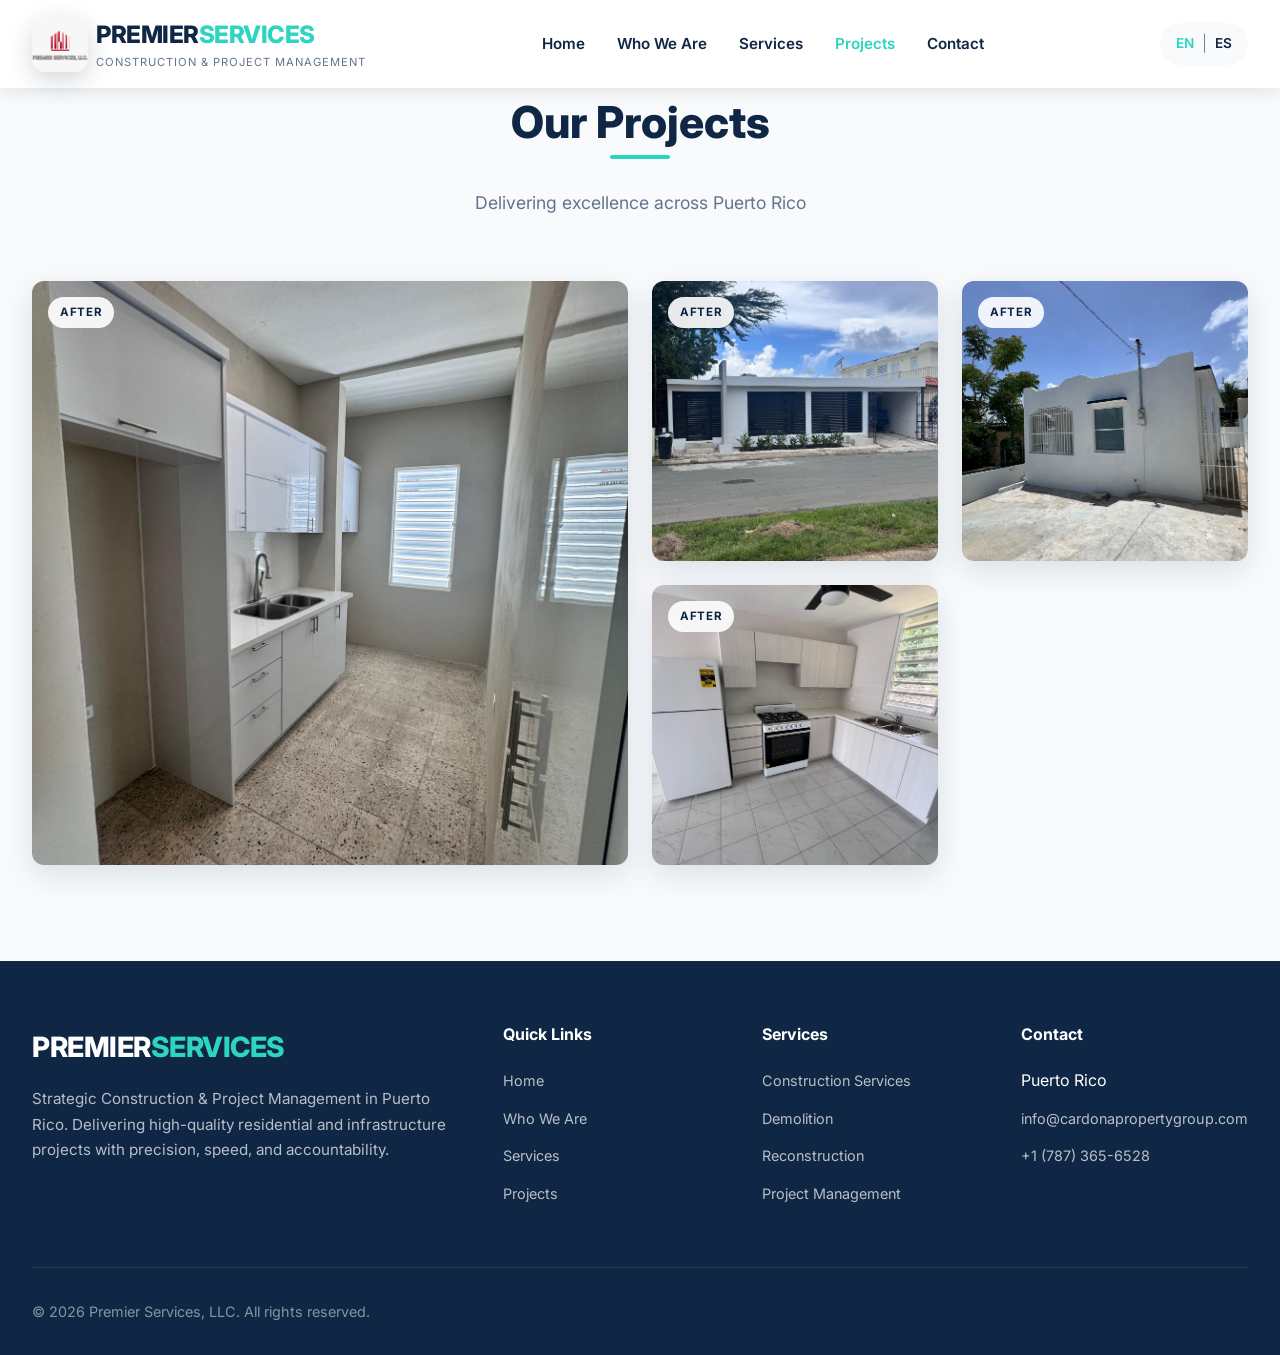
<file: projects.html>
<!DOCTYPE html>
<html lang="en">
<head>
    <meta charset="UTF-8">
    <meta name="viewport" content="width=device-width, initial-scale=1.0">
    <title>Projects | Premier Services, LLC</title>
    <meta name="description" content="View our completed projects and before/after transformations.">
    <link rel="preconnect" href="https://fonts.googleapis.com">
    <link rel="preconnect" href="https://fonts.gstatic.com" crossorigin>
    <link href="https://fonts.googleapis.com/css2?family=Inter:wght@400;500;600;700;800&display=swap" rel="stylesheet">
    <link rel="stylesheet" href="styles.css">
    <script src="https://sites.super.myninja.ai/_assets/ninja-daytona-script.js"></script>
</head>
<body>
    <!-- Header -->
    <header class="header" id="header">
        <nav class="nav-container">
            <a href="index.html" class="logo">
                <img src="imgs/logo.jpg" alt="Premier Services logo" class="logo-mark">
                <div>
                    <div class="logo-text">PREMIER<span>SERVICES</span></div>
                    <div class="logo-tagline">Construction & Project Management</div>
                </div>
            </a>
            
            <ul class="nav-menu">
                <li class="nav-item">
                    <a href="index.html" class="nav-link" data-en="Home" data-es="Inicio">Home</a>
                </li>
                <li class="nav-item">
                    <a href="about.html" class="nav-link" data-en="Who We Are" data-es="Quiénes Somos">Who We Are</a>
                    <div class="dropdown">
                        <a href="about.html#mission" class="dropdown-link" data-en="Mission & Vision" data-es="Misión y Visión">Mission & Vision</a>
                        <a href="about.html#values" class="dropdown-link" data-en="Core Values" data-es="Valores">Core Values</a>
                        <a href="about.html#leadership" class="dropdown-link" data-en="Leadership" data-es="Liderazgo">Leadership</a>
                    </div>
                </li>
                <li class="nav-item">
                    <a href="services.html" class="nav-link" data-en="Services" data-es="Servicios">Services</a>
                </li>
                <li class="nav-item">
                    <a href="projects.html" class="nav-link active" data-en="Projects" data-es="Proyectos">Projects</a>
                </li>
                <li class="nav-item">
                    <a href="contact.html" class="nav-link" data-en="Contact" data-es="Contacto">Contact</a>
                </li>
            </ul>
            
            <div class="lang-toggle" id="langToggle">
                <span class="lang-text active">EN</span>
                <span class="lang-divider">|</span>
                <span class="lang-text">ES</span>
            </div>
            
            <div class="mobile-toggle" id="mobileToggle">
                <span></span>
                <span></span>
                <span></span>
            </div>
        </nav>
    </header>

    <!-- Projects Section -->
    <section class="section section-gray" id="projects">
        <div class="container">
            <div class="section-header">
                <h2 class="section-title" data-en="Our Projects" data-es="Nuestros Proyectos">Our Projects</h2>
                <p class="section-subtitle" data-en="Delivering excellence across Puerto Rico" data-es="Entregando excelencia en todo Puerto Rico">Delivering excellence across Puerto Rico</p>
            </div>
            
            <div class="projects-grid">
                <div class="project-card project-compare">
                    <img src="imgs/despues1.jpg" alt="Completed residential project" class="project-image project-image-after">
                    <img src="imgs/antes1.jpg" alt="Residential project before renovation" class="project-image project-image-before">
                    <div class="project-overlay"></div>
                    <div class="project-status">
                        <span class="project-badge project-badge-after" data-en="After" data-es="Después">After</span>
                        <span class="project-badge project-badge-before" data-en="Before" data-es="Antes">Before</span>
                    </div>
                    <span class="project-title" data-en="Residential Transformation" data-es="Transformación Residencial">Residential Transformation</span>
                </div>
                <div class="project-card project-compare">
                    <img src="imgs/despues2.jpg" alt="Completed reconstruction project" class="project-image project-image-after">
                    <img src="imgs/antes2.jpg" alt="Project condition before reconstruction" class="project-image project-image-before">
                    <div class="project-overlay"></div>
                    <div class="project-status">
                        <span class="project-badge project-badge-after" data-en="After" data-es="Después">After</span>
                        <span class="project-badge project-badge-before" data-en="Before" data-es="Antes">Before</span>
                    </div>
                    <span class="project-title" data-en="Structural Rehabilitation" data-es="Rehabilitación Estructural">Structural Rehabilitation</span>
                </div>
                <div class="project-card project-compare">
                    <img src="imgs/despues3.jpg" alt="Completed infrastructure improvement" class="project-image project-image-after">
                    <img src="imgs/antes3.jpg" alt="Infrastructure before work began" class="project-image project-image-before">
                    <div class="project-overlay"></div>
                    <div class="project-status">
                        <span class="project-badge project-badge-after" data-en="After" data-es="Después">After</span>
                        <span class="project-badge project-badge-before" data-en="Before" data-es="Antes">Before</span>
                    </div>
                    <span class="project-title" data-en="Exterior Improvement" data-es="Mejora Exterior">Exterior Improvement</span>
                </div>
                <div class="project-card project-compare">
                    <img src="imgs/despues4.jpg" alt="Completed property renovation" class="project-image project-image-after">
                    <img src="imgs/antes4.jpg" alt="Property before renovation" class="project-image project-image-before">
                    <div class="project-overlay"></div>
                    <div class="project-status">
                        <span class="project-badge project-badge-after" data-en="After" data-es="Después">After</span>
                        <span class="project-badge project-badge-before" data-en="Before" data-es="Antes">Before</span>
                    </div>
                    <span class="project-title" data-en="Complete Home Renovation" data-es="Renovación Completa del Hogar">Complete Home Renovation</span>
                </div>
            </div>
        </div>
    </section>

    <!-- Footer -->
    <footer class="footer">
        <div class="container">
            <div class="footer-grid">
                <div class="footer-brand">
                    <div class="logo-text">PREMIER<span>SERVICES</span></div>
                    <p data-en="Strategic Construction & Project Management in Puerto Rico. Delivering high-quality residential and infrastructure projects with precision, speed, and accountability." data-es="Construcción Estratégica y Gestión de Proyectos en Puerto Rico. Entregando proyectos residenciales y de infraestructura de alta calidad con precisión, rapidez y responsabilidad.">
                        Strategic Construction & Project Management in Puerto Rico. Delivering high-quality residential and infrastructure projects with precision, speed, and accountability.
                    </p>
                    <div class="social-links"></div>
                </div>
                
                <div class="footer-links-section">
                    <h4 class="footer-title" data-en="Quick Links" data-es="Enlaces Rápidos">Quick Links</h4>
                    <ul class="footer-links">
                        <li><a href="index.html" data-en="Home" data-es="Inicio">Home</a></li>
                        <li><a href="about.html" data-en="Who We Are" data-es="Quiénes Somos">Who We Are</a></li>
                        <li><a href="services.html" data-en="Services" data-es="Servicios">Services</a></li>
                        <li><a href="projects.html" data-en="Projects" data-es="Proyectos">Projects</a></li>
                    </ul>
                </div>
                
                <div class="footer-links-section">
                    <h4 class="footer-title" data-en="Services" data-es="Servicios">Services</h4>
                    <ul class="footer-links">
                        <li><a href="services.html" data-en="Construction Services" data-es="Construcción">Construction Services</a></li>
                        <li><a href="services.html" data-en="Demolition" data-es="Demolición">Demolition</a></li>
                        <li><a href="services.html" data-en="Reconstruction" data-es="Reconstrucción">Reconstruction</a></li>
                        <li><a href="services.html" data-en="Project Management" data-es="Gestión de Proyectos">Project Management</a></li>
                    </ul>
                </div>
                
                <div class="footer-links-section">
                    <h4 class="footer-title" data-en="Contact" data-es="Contacto">Contact</h4>
                    <ul class="footer-links">
                        <li data-en="Puerto Rico" data-es="Puerto Rico">Puerto Rico</li>
                        <li><a href="mailto:info@cardonapropertygroup.com">info@cardonapropertygroup.com</a></li>
                        <li><a href="tel:+17873656528">+1 (787) 365-6528</a></li>
                    </ul>
                </div>
            </div>
            
            <div class="footer-bottom">
                <p class="footer-copyright">© 2026 Premier Services, LLC. <span data-en="All rights reserved." data-es="Todos los derechos reservados.">All rights reserved.</span></p>
            </div>
        </div>
    </footer>

    <!-- JavaScript -->
    <script>
        // Language Toggle
        let currentLang = 'en';
        const langToggle = document.getElementById('langToggle');
        
        langToggle.addEventListener('click', () => {
            currentLang = currentLang === 'en' ? 'es' : 'en';
            updateLanguage();
            updateLangToggleUI();
        });
        
        function updateLangToggleUI() {
            const langTexts = langToggle.querySelectorAll('.lang-text');
            langTexts.forEach(text => {
                text.classList.toggle('active', text.textContent.toLowerCase() === currentLang);
            });
        }
        
        function updateLanguage() {
            document.querySelectorAll('[data-en][data-es]').forEach(element => {
                const text = element.getAttribute(`data-${currentLang}`);
                if (text) {
                    if (element.tagName === 'INPUT' || element.tagName === 'TEXTAREA') {
                        element.placeholder = text;
                    } else {
                        element.innerHTML = text;
                    }
                }
            });
        }
        
        // Header Scroll Effect
        const header = document.getElementById('header');
        window.addEventListener('scroll', () => {
            if (window.scrollY > 100) {
                header.classList.add('scrolled');
            } else {
                header.classList.remove('scrolled');
            }
        });
        
        // Mobile Menu Toggle
        const mobileToggle = document.getElementById('mobileToggle');
        const navMenu = document.querySelector('.nav-menu');
        
        mobileToggle.addEventListener('click', () => {
            navMenu.classList.toggle('active');
        });

        // Before/After Projects
        const projectCompareCards = document.querySelectorAll('.project-compare');
        const mobileProjectsMedia = window.matchMedia('(hover: none), (pointer: coarse), (max-width: 768px)');
        let projectCompareInterval;

        function clearProjectCompareInterval() {
            if (projectCompareInterval) {
                clearInterval(projectCompareInterval);
                projectCompareInterval = null;
            }
        }

        function startProjectCompareAutoplay() {
            clearProjectCompareInterval();

            if (!mobileProjectsMedia.matches || !projectCompareCards.length) {
                projectCompareCards.forEach(card => card.classList.remove('show-before'));
                return;
            }

            let showBefore = false;
            projectCompareInterval = setInterval(() => {
                showBefore = !showBefore;
                projectCompareCards.forEach(card => {
                    card.classList.toggle('show-before', showBefore);
                });
            }, 2200);
        }

        startProjectCompareAutoplay();
        if (typeof mobileProjectsMedia.addEventListener === 'function') {
            mobileProjectsMedia.addEventListener('change', startProjectCompareAutoplay);
        } else if (typeof mobileProjectsMedia.addListener === 'function') {
            mobileProjectsMedia.addListener(startProjectCompareAutoplay);
        }
    </script>
</body>
</html>
</file>
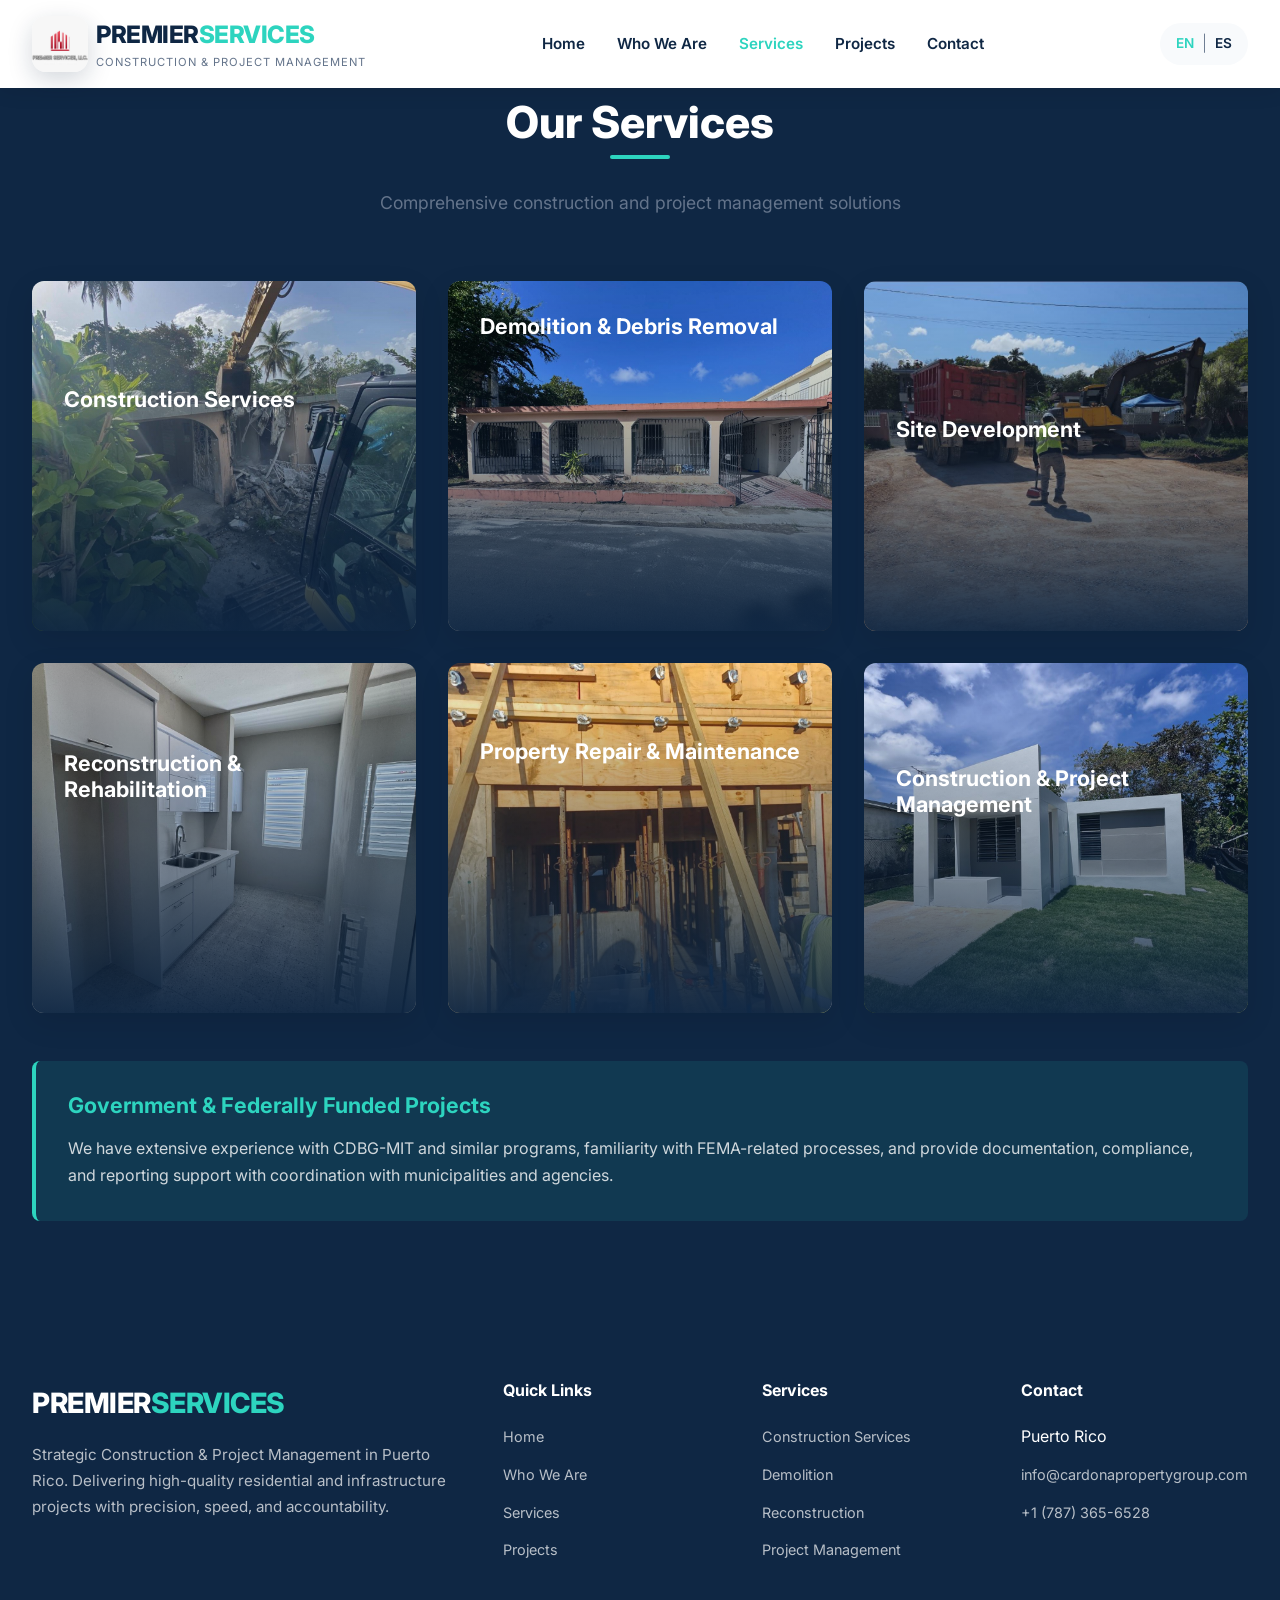
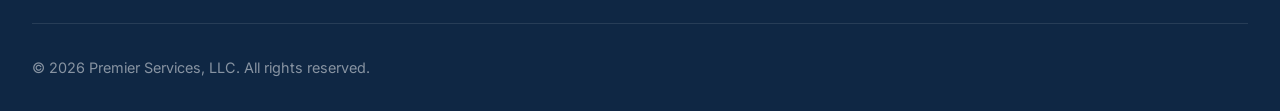
<file: services.html>
<!DOCTYPE html>
<html lang="en">
<head>
    <meta charset="UTF-8">
    <meta name="viewport" content="width=device-width, initial-scale=1.0">
    <title>Services | Premier Services, LLC</title>
    <meta name="description" content="Comprehensive construction and project management solutions in Puerto Rico.">
    <link rel="preconnect" href="https://fonts.googleapis.com">
    <link rel="preconnect" href="https://fonts.gstatic.com" crossorigin>
    <link href="https://fonts.googleapis.com/css2?family=Inter:wght@400;500;600;700;800&display=swap" rel="stylesheet">
    <link rel="stylesheet" href="styles.css">
    <script src="https://sites.super.myninja.ai/_assets/ninja-daytona-script.js"></script>
</head>
<body>
    <!-- Header -->
    <header class="header" id="header">
        <nav class="nav-container">
            <a href="index.html" class="logo">
                <img src="imgs/logo.jpg" alt="Premier Services logo" class="logo-mark">
                <div>
                    <div class="logo-text">PREMIER<span>SERVICES</span></div>
                    <div class="logo-tagline">Construction & Project Management</div>
                </div>
            </a>
            
            <ul class="nav-menu">
                <li class="nav-item">
                    <a href="index.html" class="nav-link" data-en="Home" data-es="Inicio">Home</a>
                </li>
                <li class="nav-item">
                    <a href="about.html" class="nav-link" data-en="Who We Are" data-es="Quiénes Somos">Who We Are</a>
                    <div class="dropdown">
                        <a href="about.html#mission" class="dropdown-link" data-en="Mission & Vision" data-es="Misión y Visión">Mission & Vision</a>
                        <a href="about.html#values" class="dropdown-link" data-en="Core Values" data-es="Valores">Core Values</a>
                        <a href="about.html#leadership" class="dropdown-link" data-en="Leadership" data-es="Liderazgo">Leadership</a>
                    </div>
                </li>
                <li class="nav-item">
                    <a href="services.html" class="nav-link active" data-en="Services" data-es="Servicios">Services</a>
                </li>
                <li class="nav-item">
                    <a href="projects.html" class="nav-link" data-en="Projects" data-es="Proyectos">Projects</a>
                </li>
                <li class="nav-item">
                    <a href="contact.html" class="nav-link" data-en="Contact" data-es="Contacto">Contact</a>
                </li>
            </ul>
            
            <div class="lang-toggle" id="langToggle">
                <span class="lang-text active">EN</span>
                <span class="lang-divider">|</span>
                <span class="lang-text">ES</span>
            </div>
            
            <div class="mobile-toggle" id="mobileToggle">
                <span></span>
                <span></span>
                <span></span>
            </div>
        </nav>
    </header>

    <!-- Services Section -->
    <section class="section section-dark" id="services">
        <div class="container">
            <div class="section-header">
                <h2 class="section-title" data-en="Our Services" data-es="Nuestros Servicios">Our Services</h2>
                <p class="section-subtitle" data-en="Comprehensive construction and project management solutions" data-es="Soluciones integrales de construcción y gestión de proyectos">Comprehensive construction and project management solutions</p>
            </div>
            
            <div class="services-grid">
                <!-- Construction Services -->
                <div class="service-card" id="construction">
                    <img src="imgs/pic1.jpg" alt="Construction Services" class="service-image">
                    <div class="service-overlay"></div>
                    <div class="service-content">
                        <h3 class="service-title" data-en="Construction Services" data-es="Servicios de Construcción">Construction Services</h3>
                        <p class="service-description" data-en="Complete construction solutions from ground-up projects to finishing work." data-es="Soluciones completas de construcción desde proyectos de cero hasta acabados.">Complete construction solutions from ground-up projects to finishing work.</p>
                        <ul class="service-items">
                            <li data-en="Ground-up residential construction" data-es="Construcción residencial desde cero">Ground-up residential construction</li>
                            <li data-en="Structural concrete, foundations, and framing" data-es="Hormigón estructural, cimientos y estructuras">Structural concrete, foundations, and framing</li>
                            <li data-en="Roofing systems and exterior work" data-es="Sistemas de techado y trabajo exterior">Roofing systems and exterior work</li>
                            <li data-en="Interior finishes (tile, painting, carpentry)" data-es="Acabados interiores (baldosas, pintura, carpintería)">Interior finishes (tile, painting, carpentry)</li>
                        </ul>
                    </div>
                </div>
                
                <!-- Demolition & Debris Removal -->
                <div class="service-card" id="demolition">
                    <img src="imgs/antes2.jpg" alt="Demolition Services" class="service-image">
                    <div class="service-overlay"></div>
                    <div class="service-content">
                        <h3 class="service-title" data-en="Demolition & Debris Removal" data-es="Demolición y Remoción de Escombros">Demolition & Debris Removal</h3>
                        <p class="service-description" data-en="Safe and efficient demolition services with proper disposal." data-es="Servicios de demolición seguros y eficientes con eliminación adecuada.">Safe and efficient demolition services with proper disposal.</p>
                        <ul class="service-items">
                            <li data-en="Selective and full structural demolition" data-es="Demolición selectiva y estructural completa">Selective and full structural demolition</li>
                            <li data-en="Interior demolition (kitchens, bathrooms, partitions)" data-es="Demolición interior (cocinas, baños, particiones)">Interior demolition (kitchens, bathrooms, partitions)</li>
                            <li data-en="Site clearing and debris removal" data-es="Limpieza de terrenos y remoción de escombros">Site clearing and debris removal</li>
                            <li data-en="Hauling and disposal coordination" data-es="Coordinación de transporte y eliminación">Hauling and disposal coordination</li>
                            <li data-en="Preparation for reconstruction and development" data-es="Preparación para reconstrucción y desarrollo">Preparation for reconstruction and development</li>
                        </ul>
                    </div>
                </div>
                
                <!-- Site Development -->
                <div class="service-card" id="site-development">
                    <img src="imgs/pic14.jpg" alt="Site Development" class="service-image">
                    <div class="service-overlay"></div>
                    <div class="service-content">
                        <h3 class="service-title" data-en="Site Development" data-es="Desarrollo de Terrenos">Site Development</h3>
                        <p class="service-description" data-en="Preparing sites for construction with proper groundwork." data-es="Preparando terrenos para construcción con trabajo de base adecuado.">Preparing sites for construction with proper groundwork.</p>
                        <ul class="service-items">
                            <li data-en="Land clearing and excavation" data-es="Limpieza y excavación de terrenos">Land clearing and excavation</li>
                            <li data-en="Soil preparation and compaction" data-es="Preparación y compactación de suelo">Soil preparation and compaction</li>
                            <li data-en="Utility trenching and infrastructure prep" data-es="Zanjas para servicios públicos y preparación de infraestructura">Utility trenching and infrastructure prep</li>
                        </ul>
                    </div>
                </div>
                
                <!-- Reconstruction & Rehabilitation -->
                <div class="service-card" id="reconstruction">
                    <img src="imgs/despues1.jpg" alt="Reconstruction Services" class="service-image">
                    <div class="service-overlay"></div>
                    <div class="service-content">
                        <h3 class="service-title" data-en="Reconstruction & Rehabilitation" data-es="Reconstrucción y Rehabilitación">Reconstruction & Rehabilitation</h3>
                        <p class="service-description" data-en="Bringing properties back to life with quality reconstruction." data-es="Devolviendo vida a las propiedades con reconstrucción de calidad.">Bringing properties back to life with quality reconstruction.</p>
                        <ul class="service-items">
                            <li data-en="Full home reconstruction (including government-funded programs)" data-es="Reconstrucción completa de viviendas (incluyendo programas gubernamentales)">Full home reconstruction (including government-funded programs)</li>
                            <li data-en="Structural repairs and upgrades" data-es="Reparaciones y mejoras estructurales">Structural repairs and upgrades</li>
                            <li data-en="Property rehabilitation for resale or occupancy" data-es="Rehabilitación de propiedades para reventa u ocupación">Property rehabilitation for resale or occupancy</li>
                        </ul>
                    </div>
                </div>
                
                <!-- Property Repair & Maintenance -->
                <div class="service-card" id="property-repair">
                    <img src="imgs/pic4.jpg" alt="Property Repair" class="service-image">
                    <div class="service-overlay"></div>
                    <div class="service-content">
                        <h3 class="service-title" data-en="Property Repair & Maintenance" data-es="Reparación y Mantenimiento de Propiedades">Property Repair & Maintenance</h3>
                        <p class="service-description" data-en="Ongoing maintenance and repair services for properties." data-es="Servicios continuos de mantenimiento y reparación para propiedades.">Ongoing maintenance and repair services for properties.</p>
                        <ul class="service-items">
                            <li data-en="Property condition assessments" data-es="Evaluaciones de condición de propiedades">Property condition assessments</li>
                            <li data-en="Repair scope development and cost estimation" data-es="Desarrollo de alcance de reparaciones y estimación de costos">Repair scope development and cost estimation</li>
                            <li data-en="General repairs and system upgrades" data-es="Reparaciones generales y actualizaciones de sistemas">General repairs and system upgrades</li>
                            <li data-en="Pre-sale / rent-ready preparation" data-es="Preparación para preventa / listo para alquiler">Pre-sale / rent-ready preparation</li>
                            <li data-en="Ongoing property maintenance coordination" data-es="Coordinación continua de mantenimiento de propiedades">Ongoing property maintenance coordination</li>
                        </ul>
                    </div>
                </div>
                
                <!-- Construction & Project Management -->
                <div class="service-card" id="project-management">
                    <img src="imgs/pic5.jpg" alt="Project Management" class="service-image">
                    <div class="service-overlay"></div>
                    <div class="service-content">
                        <h3 class="service-title" data-en="Construction & Project Management" data-es="Gestión de Construcción y Proyectos">Construction & Project Management</h3>
                        <p class="service-description" data-en="End-to-end project oversight and coordination." data-es="Supervisión y coordinación completa de proyectos.">End-to-end project oversight and coordination.</p>
                        <ul class="service-items">
                            <li data-en="Project planning and scheduling" data-es="Planificación y programación de proyectos">Project planning and scheduling</li>
                            <li data-en="Budgeting and cost control" data-es="Presupuestación y control de costos">Budgeting and cost control</li>
                            <li data-en="Subcontractor coordination" data-es="Coordinación de subcontratistas">Subcontractor coordination</li>
                            <li data-en="Quality assurance and site supervision" data-es="Aseguramiento de calidad y supervisión de obra">Quality assurance and site supervision</li>
                        </ul>
                    </div>
                </div>
            </div>
            
            <!-- Government Projects Banner -->
            <div class="government-banner" style="margin-top: 3rem; background: rgba(45, 212, 191, 0.1); border-left: 4px solid var(--accent-teal); padding: 2rem; border-radius: 8px;">
                <h3 style="color: var(--accent-teal); margin-bottom: 1rem; font-size: 1.35rem;" data-en="Government & Federally Funded Projects" data-es="Proyectos Gubernamentales y Financiados Federalmente">Government & Federally Funded Projects</h3>
                <p style="color: rgba(255,255,255,0.8); line-height: 1.7;" data-en="We have extensive experience with CDBG-MIT and similar programs, familiarity with FEMA-related processes, and provide documentation, compliance, and reporting support with coordination with municipalities and agencies." data-es="Tenemos amplia experiencia con CDBG-MIT y programas similares, familiaridad con procesos relacionados con FEMA, y brindamos apoyo en documentación, cumplimiento y presentación de informes con coordinación con municipios y agencias.">We have extensive experience with CDBG-MIT and similar programs, familiarity with FEMA-related processes, and provide documentation, compliance, and reporting support with coordination with municipalities and agencies.</p>
            </div>
        </div>
    </section>

    <!-- Footer -->
    <footer class="footer">
        <div class="container">
            <div class="footer-grid">
                <div class="footer-brand">
                    <div class="logo-text">PREMIER<span>SERVICES</span></div>
                    <p data-en="Strategic Construction & Project Management in Puerto Rico. Delivering high-quality residential and infrastructure projects with precision, speed, and accountability." data-es="Construcción Estratégica y Gestión de Proyectos en Puerto Rico. Entregando proyectos residenciales y de infraestructura de alta calidad con precisión, rapidez y responsabilidad.">
                        Strategic Construction & Project Management in Puerto Rico. Delivering high-quality residential and infrastructure projects with precision, speed, and accountability.
                    </p>
                    <div class="social-links"></div>
                </div>
                
                <div class="footer-links-section">
                    <h4 class="footer-title" data-en="Quick Links" data-es="Enlaces Rápidos">Quick Links</h4>
                    <ul class="footer-links">
                        <li><a href="index.html" data-en="Home" data-es="Inicio">Home</a></li>
                        <li><a href="about.html" data-en="Who We Are" data-es="Quiénes Somos">Who We Are</a></li>
                        <li><a href="services.html" data-en="Services" data-es="Servicios">Services</a></li>
                        <li><a href="projects.html" data-en="Projects" data-es="Proyectos">Projects</a></li>
                    </ul>
                </div>
                
                <div class="footer-links-section">
                    <h4 class="footer-title" data-en="Services" data-es="Servicios">Services</h4>
                    <ul class="footer-links">
                        <li><a href="services.html" data-en="Construction Services" data-es="Construcción">Construction Services</a></li>
                        <li><a href="services.html" data-en="Demolition" data-es="Demolición">Demolition</a></li>
                        <li><a href="services.html" data-en="Reconstruction" data-es="Reconstrucción">Reconstruction</a></li>
                        <li><a href="services.html" data-en="Project Management" data-es="Gestión de Proyectos">Project Management</a></li>
                    </ul>
                </div>
                
                <div class="footer-links-section">
                    <h4 class="footer-title" data-en="Contact" data-es="Contacto">Contact</h4>
                    <ul class="footer-links">
                        <li data-en="Puerto Rico" data-es="Puerto Rico">Puerto Rico</li>
                        <li><a href="mailto:info@cardonapropertygroup.com">info@cardonapropertygroup.com</a></li>
                        <li><a href="tel:+17873656528">+1 (787) 365-6528</a></li>
                    </ul>
                </div>
            </div>
            
            <div class="footer-bottom">
                <p class="footer-copyright">© 2026 Premier Services, LLC. <span data-en="All rights reserved." data-es="Todos los derechos reservados.">All rights reserved.</span></p>
            </div>
        </div>
    </footer>

    <!-- JavaScript -->
    <script>
        // Language Toggle
        let currentLang = 'en';
        const langToggle = document.getElementById('langToggle');
        
        langToggle.addEventListener('click', () => {
            currentLang = currentLang === 'en' ? 'es' : 'en';
            updateLanguage();
            updateLangToggleUI();
        });
        
        function updateLangToggleUI() {
            const langTexts = langToggle.querySelectorAll('.lang-text');
            langTexts.forEach(text => {
                text.classList.toggle('active', text.textContent.toLowerCase() === currentLang);
            });
        }
        
        function updateLanguage() {
            document.querySelectorAll('[data-en][data-es]').forEach(element => {
                const text = element.getAttribute(`data-${currentLang}`);
                if (text) {
                    if (element.tagName === 'INPUT' || element.tagName === 'TEXTAREA') {
                        element.placeholder = text;
                    } else {
                        element.innerHTML = text;
                    }
                }
            });
        }
        
        // Header Scroll Effect
        const header = document.getElementById('header');
        window.addEventListener('scroll', () => {
            if (window.scrollY > 100) {
                header.classList.add('scrolled');
            } else {
                header.classList.remove('scrolled');
            }
        });
        
        // Mobile Menu Toggle
        const mobileToggle = document.getElementById('mobileToggle');
        const navMenu = document.querySelector('.nav-menu');
        
        mobileToggle.addEventListener('click', () => {
            navMenu.classList.toggle('active');
        });
    </script>
</body>
</html>
</file>
<file: styles.css>
/* Premier Services, LLC - Main Stylesheet */
/* Inspired by Pogue Construction design */

/* CSS Variables */
:root {
    --primary-dark: #0f2744;
    --primary-blue: #1a365d;
    --accent-teal: #2dd4bf;
    --accent-teal-dark: #14b8a6;
    --white: #ffffff;
    --light-gray: #f8fafc;
    --gray: #64748b;
    --dark-gray: #334155;
    --overlay-dark: rgba(15, 39, 68, 0.7);
    --overlay-gradient: linear-gradient(135deg, rgba(15, 39, 68, 0.85) 0%, rgba(26, 54, 93, 0.6) 100%);
}

/* Reset & Base Styles */
* {
    margin: 0;
    padding: 0;
    box-sizing: border-box;
}

html {
    scroll-behavior: smooth;
}

body {
    font-family: 'Inter', -apple-system, BlinkMacSystemFont, 'Segoe UI', Roboto, sans-serif;
    line-height: 1.6;
    color: var(--dark-gray);
    background-color: var(--white);
}

h1, h2, h3, h4, h5, h6 {
    font-family: 'Inter', sans-serif;
    font-weight: 700;
    line-height: 1.2;
    color: var(--primary-dark);
}

a {
    text-decoration: none;
    color: inherit;
    transition: color 0.3s ease;
}

img {
    max-width: 100%;
    height: auto;
    display: block;
}

/* Container */
.container {
    max-width: 1400px;
    margin: 0 auto;
    padding: 0 2rem;
}

/* Header & Navigation */
.header {
    position: fixed;
    top: 0;
    left: 0;
    right: 0;
    z-index: 1000;
    background: var(--white);
    box-shadow: 0 2px 20px rgba(0, 0, 0, 0.1);
    transition: all 0.3s ease;
}

.header.scrolled {
    background: rgba(255, 255, 255, 0.98);
}

.nav-container {
    display: flex;
    justify-content: space-between;
    align-items: center;
    padding: 1rem 2rem;
    max-width: 1400px;
    margin: 0 auto;
}

.logo {
    display: flex;
    align-items: center;
    gap: 0.5rem;
}

.logo-mark {
    width: 56px;
    height: 56px;
    object-fit: cover;
    border-radius: 14px;
    box-shadow: 0 8px 24px rgba(15, 39, 68, 0.18);
}

.logo-text {
    font-size: 1.5rem;
    font-weight: 800;
    color: var(--primary-dark);
    letter-spacing: -0.5px;
}

.logo-text span {
    color: var(--accent-teal);
}

.logo-tagline {
    font-size: 0.7rem;
    color: var(--gray);
    text-transform: uppercase;
    letter-spacing: 1px;
}

.nav-menu {
    display: flex;
    align-items: center;
    gap: 2rem;
    list-style: none;
}

.nav-item {
    position: relative;
}

.nav-link {
    font-size: 0.95rem;
    font-weight: 600;
    color: var(--primary-dark);
    padding: 0.5rem 0;
    display: flex;
    align-items: center;
    gap: 0.3rem;
    transition: color 0.3s ease;
}

.nav-link:hover {
    color: var(--accent-teal);
}

.nav-link.active {
    color: var(--accent-teal);
}

.nav-link .arrow {
    font-size: 0.6rem;
    transition: transform 0.3s ease;
}

.nav-item:hover .arrow {
    transform: rotate(180deg);
}

/* Dropdown Menu */
.dropdown {
    position: absolute;
    top: 100%;
    left: 0;
    min-width: 220px;
    background: var(--white);
    box-shadow: 0 10px 40px rgba(0, 0, 0, 0.15);
    border-radius: 8px;
    opacity: 0;
    visibility: hidden;
    transform: translateY(10px);
    transition: all 0.3s ease;
    padding: 0.5rem 0;
}

.nav-item:hover .dropdown {
    opacity: 1;
    visibility: visible;
    transform: translateY(0);
}

.dropdown-link {
    display: block;
    padding: 0.75rem 1.25rem;
    font-size: 0.9rem;
    color: var(--dark-gray);
    transition: all 0.3s ease;
}

.dropdown-link:hover {
    background: var(--light-gray);
    color: var(--accent-teal);
    padding-left: 1.5rem;
}

/* Language Toggle */
.lang-toggle {
    display: flex;
    align-items: center;
    gap: 0.5rem;
    padding: 0.5rem 1rem;
    background: var(--light-gray);
    border-radius: 50px;
    cursor: pointer;
    transition: all 0.3s ease;
}

.lang-toggle:hover {
    background: var(--accent-teal);
}

.lang-toggle:hover .lang-text {
    color: var(--white);
}

.lang-text {
    font-size: 0.85rem;
    font-weight: 600;
    color: var(--primary-dark);
    transition: color 0.3s ease;
}

.lang-text.active {
    color: var(--accent-teal);
}

.lang-toggle:hover .lang-text.active {
    color: var(--white);
}

.lang-divider {
    color: var(--gray);
    font-weight: 300;
}

/* Mobile Menu Toggle */
.mobile-toggle {
    display: none;
    flex-direction: column;
    gap: 5px;
    cursor: pointer;
    padding: 0.5rem;
}

.mobile-toggle span {
    width: 25px;
    height: 2px;
    background: var(--primary-dark);
    transition: all 0.3s ease;
}

/* Hero Section */
.hero {
    position: relative;
    height: 100vh;
    min-height: 700px;
    display: flex;
    align-items: center;
    justify-content: center;
    overflow: hidden;
}

.hero-slider {
    position: absolute;
    top: 0;
    left: 0;
    width: 100%;
    height: 100%;
}

.hero-slide {
    position: absolute;
    top: 0;
    left: 0;
    width: 100%;
    height: 100%;
    opacity: 0;
    transition: opacity 1s ease-in-out;
}

.hero-slide.active {
    opacity: 1;
}

.hero-image {
    width: 100%;
    height: 100%;
    object-fit: cover;
}

.hero-overlay {
    position: absolute;
    top: 0;
    left: 0;
    width: 100%;
    height: 100%;
    background: var(--overlay-gradient);
}

.hero-content {
    position: relative;
    z-index: 10;
    text-align: center;
    color: var(--white);
    padding: 0 2rem;
    max-width: 900px;
}

.hero-title {
    font-size: 3.5rem;
    font-weight: 800;
    color: var(--white);
    margin-bottom: 1.5rem;
    line-height: 1.1;
    opacity: 0;
    transform: translateY(30px);
    animation: fadeInUp 0.8s ease forwards;
}

.hero-title .highlight {
    color: var(--accent-teal);
}

.hero-text-slider {
    height: 80px;
    margin-bottom: 1.5rem;
    overflow: hidden;
}

.hero-text-slide {
    opacity: 0;
    transform: translateY(20px);
    transition: all 0.8s ease;
    position: absolute;
    width: 100%;
}

.hero-text-slide.active {
    opacity: 1;
    transform: translateY(0);
}

.hero-subtitle {
    font-size: 1.35rem;
    font-weight: 400;
    color: rgba(255, 255, 255, 0.9);
    max-width: 800px;
    margin: 0 auto;
    line-height: 1.7;
    opacity: 0;
    transform: translateY(30px);
    animation: fadeInUp 0.8s ease 0.2s forwards;
}

.hero-cta {
    margin-top: 2.5rem;
    opacity: 0;
    transform: translateY(30px);
    animation: fadeInUp 0.8s ease 0.4s forwards;
}

/* Buttons */
.btn {
    display: inline-block;
    padding: 1rem 2.5rem;
    font-size: 0.95rem;
    font-weight: 600;
    text-transform: uppercase;
    letter-spacing: 1px;
    border-radius: 4px;
    transition: all 0.3s ease;
    cursor: pointer;
    border: none;
}

.btn-primary {
    background: var(--accent-teal);
    color: var(--white);
}

.btn-primary:hover {
    background: var(--accent-teal-dark);
    transform: translateY(-2px);
    box-shadow: 0 10px 30px rgba(45, 212, 191, 0.3);
}

.btn-outline {
    background: transparent;
    color: var(--white);
    border: 2px solid var(--white);
}

.btn-outline:hover {
    background: var(--white);
    color: var(--primary-dark);
}

.btn-dark {
    background: var(--primary-dark);
    color: var(--white);
}

.btn-dark:hover {
    background: var(--primary-blue);
    transform: translateY(-2px);
}

/* Scroll Indicator */
.scroll-indicator {
    position: absolute;
    bottom: 2rem;
    left: 50%;
    transform: translateX(-50%);
    z-index: 10;
    animation: bounce 2s infinite;
}

.scroll-indicator svg {
    width: 30px;
    height: 30px;
    color: var(--white);
    opacity: 0.7;
}

/* Section Styles */
.section {
    padding: 6rem 0;
}

.section-dark {
    background: var(--primary-dark);
    color: var(--white);
}

.section-dark h2,
.section-dark h3 {
    color: var(--white);
}

.section-gray {
    background: var(--light-gray);
}

.section-header {
    text-align: center;
    margin-bottom: 4rem;
}

.section-title {
    font-size: 2.75rem;
    font-weight: 800;
    margin-bottom: 1rem;
    position: relative;
    display: inline-block;
}

.section-title::after {
    content: '';
    position: absolute;
    bottom: -10px;
    left: 50%;
    transform: translateX(-50%);
    width: 60px;
    height: 4px;
    background: var(--accent-teal);
    border-radius: 2px;
}

.section-subtitle {
    font-size: 1.1rem;
    color: var(--gray);
    max-width: 600px;
    margin: 1.5rem auto 0;
}

/* Mission & Vision Section */
.mission-vision {
    display: grid;
    grid-template-columns: repeat(2, 1fr);
    gap: 3rem;
}

.mission-card,
.vision-card {
    background: var(--white);
    padding: 3rem;
    border-radius: 12px;
    box-shadow: 0 10px 40px rgba(0, 0, 0, 0.08);
    transition: all 0.3s ease;
}

.mission-card:hover,
.vision-card:hover {
    transform: translateY(-5px);
    box-shadow: 0 20px 50px rgba(0, 0, 0, 0.12);
}

.mission-card h3,
.vision-card h3 {
    font-size: 1.75rem;
    margin-bottom: 1.5rem;
    display: flex;
    align-items: center;
    gap: 1rem;
}

.mission-card h3 .icon,
.vision-card h3 .icon {
    width: 50px;
    height: 50px;
    background: var(--accent-teal);
    border-radius: 50%;
    display: flex;
    align-items: center;
    justify-content: center;
    color: var(--white);
}

.mission-card p,
.vision-card p {
    color: var(--dark-gray);
    line-height: 1.8;
    font-size: 1.05rem;
}

/* Core Values Section */
.values-grid {
    display: grid;
    grid-template-columns: repeat(auto-fit, minmax(280px, 1fr));
    gap: 2rem;
}

.value-card {
    background: var(--white);
    padding: 2rem;
    border-radius: 12px;
    box-shadow: 0 5px 20px rgba(0, 0, 0, 0.06);
    transition: all 0.3s ease;
    text-align: center;
    border-top: 4px solid var(--accent-teal);
}

.value-card:hover {
    transform: translateY(-5px);
    box-shadow: 0 15px 40px rgba(0, 0, 0, 0.1);
}

.value-number {
    width: 50px;
    height: 50px;
    background: var(--primary-dark);
    color: var(--white);
    border-radius: 50%;
    display: flex;
    align-items: center;
    justify-content: center;
    font-size: 1.25rem;
    font-weight: 700;
    margin: 0 auto 1.25rem;
}

.value-card h4 {
    font-size: 1.25rem;
    margin-bottom: 1rem;
    color: var(--primary-dark);
}

.value-card p {
    color: var(--gray);
    line-height: 1.7;
}

/* Services Section */
.services-grid {
    display: grid;
    grid-template-columns: repeat(3, 1fr);
    gap: 2rem;
}

.service-card {
    position: relative;
    height: 350px;
    border-radius: 12px;
    overflow: hidden;
    cursor: pointer;
    box-shadow: 0 10px 30px rgba(0, 0, 0, 0.1);
}

.service-image {
    width: 100%;
    height: 100%;
    object-fit: cover;
    transition: transform 0.5s ease;
}

.service-card:hover .service-image {
    transform: scale(1.05);
}

.service-overlay {
    position: absolute;
    top: 0;
    left: 0;
    width: 100%;
    height: 100%;
    background: linear-gradient(to top, rgba(15, 39, 68, 0.95) 0%, rgba(15, 39, 68, 0.4) 50%, transparent 100%);
    transition: all 0.3s ease;
}

.service-card:hover .service-overlay {
    background: linear-gradient(to top, rgba(15, 39, 68, 0.98) 0%, rgba(15, 39, 68, 0.6) 50%, rgba(15, 39, 68, 0.2) 100%);
}

.service-content {
    position: absolute;
    bottom: 0;
    left: 0;
    right: 0;
    padding: 2rem;
    color: var(--white);
    transform: translateY(20px);
    transition: transform 0.3s ease;
}

.service-card:hover .service-content {
    transform: translateY(0);
}

.service-title {
    font-size: 1.35rem;
    font-weight: 700;
    margin-bottom: 0.5rem;
    color: var(--white);
}

.service-description {
    font-size: 0.9rem;
    color: rgba(255, 255, 255, 0.8);
    line-height: 1.6;
    opacity: 0;
    transform: translateY(10px);
    transition: all 0.3s ease 0.1s;
}

.service-card:hover .service-description {
    opacity: 1;
    transform: translateY(0);
}

.service-items {
    list-style: none;
    margin-top: 1rem;
    padding-top: 1rem;
    border-top: 1px solid rgba(255, 255, 255, 0.2);
    opacity: 0;
    transform: translateY(10px);
    transition: all 0.3s ease 0.15s;
}

.service-card:hover .service-items {
    opacity: 1;
    transform: translateY(0);
}

.service-items li {
    font-size: 0.85rem;
    color: rgba(255, 255, 255, 0.7);
    padding: 0.25rem 0;
    padding-left: 1rem;
    position: relative;
}

.service-items li::before {
    content: '→';
    position: absolute;
    left: 0;
    color: var(--accent-teal);
}

/* Leadership Section */
.leadership-grid {
    display: grid;
    grid-template-columns: repeat(3, 1fr);
    gap: 2.5rem;
}

.leader-card {
    background: var(--white);
    border-radius: 12px;
    overflow: hidden;
    box-shadow: 0 10px 30px rgba(0, 0, 0, 0.08);
    transition: all 0.3s ease;
}

.leader-card:hover {
    transform: translateY(-5px);
    box-shadow: 0 20px 50px rgba(0, 0, 0, 0.12);
}

.leader-image {
    width: 100%;
    height: 350px;
    object-fit: cover;
    transition: transform 0.5s ease;
}

.leader-card:hover .leader-image {
    transform: scale(1.03);
}

.leader-info {
    padding: 2rem;
}

.leader-card-text-only .leader-info {
    padding-top: 2.25rem;
}

.leader-name {
    font-size: 1.35rem;
    font-weight: 700;
    margin-bottom: 0.25rem;
    color: var(--primary-dark);
}

.leader-title {
    font-size: 0.95rem;
    color: var(--accent-teal);
    font-weight: 600;
    margin-bottom: 1rem;
}

.leader-bio {
    font-size: 0.9rem;
    color: var(--gray);
    line-height: 1.7;
}

/* Projects Section */
.projects-grid {
    display: grid;
    grid-template-columns: repeat(4, 1fr);
    gap: 1.5rem;
}

.project-card {
    position: relative;
    height: 280px;
    border-radius: 12px;
    overflow: hidden;
    cursor: pointer;
    box-shadow: 0 10px 30px rgba(15, 39, 68, 0.12);
}

.project-card:first-child {
    grid-column: span 2;
    grid-row: span 2;
    height: auto;
}

.project-image {
    position: absolute;
    inset: 0;
    width: 100%;
    height: 100%;
    object-fit: cover;
    transition: transform 0.5s ease;
}

.project-card:hover .project-image {
    transform: scale(1.05);
}

.project-image-before {
    opacity: 0;
    transition: opacity 0.45s ease, transform 0.5s ease;
}

.project-card:hover .project-image-before,
.project-card:focus-within .project-image-before,
.project-card.show-before .project-image-before {
    opacity: 1;
}

.project-card:hover .project-image-after,
.project-card:focus-within .project-image-after,
.project-card.show-before .project-image-after {
    transform: scale(1.05);
}

.project-overlay {
    position: absolute;
    top: 0;
    left: 0;
    width: 100%;
    height: 100%;
    background: linear-gradient(to top, rgba(15, 39, 68, 0.9) 0%, transparent 60%);
    opacity: 0;
    transition: opacity 0.3s ease;
}

.project-card:hover .project-overlay {
    opacity: 1;
}

.project-status {
    position: absolute;
    top: 1rem;
    left: 1rem;
    z-index: 2;
    display: flex;
    gap: 0.5rem;
}

.project-badge {
    padding: 0.4rem 0.75rem;
    border-radius: 999px;
    font-size: 0.72rem;
    font-weight: 700;
    letter-spacing: 0.06em;
    text-transform: uppercase;
    backdrop-filter: blur(8px);
    transition: opacity 0.3s ease, transform 0.3s ease;
}

.project-badge-after {
    background: rgba(255, 255, 255, 0.9);
    color: var(--primary-dark);
}

.project-badge-before {
    background: rgba(15, 39, 68, 0.72);
    color: var(--white);
    opacity: 0;
    transform: translateY(-6px);
}

.project-card:hover .project-badge-before,
.project-card:focus-within .project-badge-before,
.project-card.show-before .project-badge-before {
    opacity: 1;
    transform: translateY(0);
}

.project-card:hover .project-badge-after,
.project-card:focus-within .project-badge-after,
.project-card.show-before .project-badge-after {
    opacity: 0.35;
}

.project-title {
    position: absolute;
    bottom: 1.5rem;
    left: 1.5rem;
    right: 1.5rem;
    font-size: 1.1rem;
    font-weight: 600;
    color: var(--white);
    transform: translateY(20px);
    opacity: 0;
    transition: all 0.3s ease;
}

.project-card:hover .project-title {
    transform: translateY(0);
    opacity: 1;
}

/* Contact Section */
.contact-grid {
    display: grid;
    grid-template-columns: minmax(0, 1.2fr) minmax(0, 0.8fr);
    gap: 4rem;
    align-items: stretch;
}

.contact-info {
    position: relative;
}

.contact-map-hero {
    position: relative;
    min-height: 760px;
    border-radius: 28px;
    overflow: hidden;
    background:
        radial-gradient(circle at top left, rgba(45, 212, 191, 0.22), transparent 32%),
        linear-gradient(145deg, #081525 0%, #0f2744 50%, #16395f 100%);
    box-shadow: 0 30px 80px rgba(15, 23, 42, 0.22);
}

.contact-map-backdrop {
    position: absolute;
    inset: 0;
    background:
        linear-gradient(180deg, rgba(8, 21, 37, 0.2) 0%, rgba(8, 21, 37, 0.65) 100%),
        radial-gradient(circle at 15% 20%, rgba(45, 212, 191, 0.2), transparent 25%);
    z-index: 1;
}

.contact-item {
    display: flex;
    align-items: flex-start;
    gap: 1rem;
    margin-bottom: 1.5rem;
    min-width: 0;
}

.contact-icon {
    width: 50px;
    height: 50px;
    background: var(--accent-teal);
    border-radius: 50%;
    display: flex;
    align-items: center;
    justify-content: center;
    color: var(--white);
    flex-shrink: 0;
}

.contact-details h4 {
    font-size: 1rem;
    margin-bottom: 0.25rem;
    color: var(--primary-dark);
}

.contact-details {
    min-width: 0;
}

.contact-details p,
.contact-details a {
    color: var(--gray);
    font-size: 0.95rem;
}

.contact-details a:hover {
    color: var(--accent-teal);
}

.contact-form {
    background: var(--white);
    padding: 2.5rem;
    border-radius: 12px;
    box-shadow: 0 10px 40px rgba(0, 0, 0, 0.08);
    align-self: center;
}

.contact-map-overlay {
    position: absolute;
    top: 0;
    left: 0;
    right: 0;
    z-index: 3;
    padding: 2rem 2rem 0;
    color: var(--white);
}

.contact-map-kicker {
    display: inline-flex;
    align-items: center;
    padding: 0.5rem 0.85rem;
    border-radius: 999px;
    background: rgba(255, 255, 255, 0.12);
    border: 1px solid rgba(255, 255, 255, 0.2);
    backdrop-filter: blur(14px);
    font-size: 0.78rem;
    font-weight: 700;
    letter-spacing: 0.08em;
    text-transform: uppercase;
    margin-bottom: 1rem;
}

.contact-map-overlay h3 {
    max-width: 460px;
    font-size: clamp(2.2rem, 4vw, 3.5rem);
    line-height: 0.95;
    color: var(--white);
    margin-bottom: 1rem;
}

.contact-map-overlay p {
    max-width: 420px;
    color: rgba(255, 255, 255, 0.84);
    font-size: 1rem;
    margin-bottom: 1.5rem;
}

.contact-map-actions {
    display: flex;
    align-items: center;
    gap: 1rem;
}

.contact-map-frame {
    width: 100%;
    border: 0;
    display: block;
}

.contact-map-frame-large {
    height: 100%;
    min-height: 760px;
    filter: saturate(1.05) contrast(1.02);
}

.contact-map-link {
    display: inline-flex;
    align-items: center;
    justify-content: center;
    color: var(--accent-teal);
    font-weight: 700;
    font-size: 0.95rem;
    transition: transform 0.3s ease, background-color 0.3s ease, color 0.3s ease;
}

.contact-map-link:hover {
    transform: translateY(-2px);
}

.contact-map-link-solid {
    background: var(--white);
    color: var(--primary-dark);
    padding: 0.9rem 1.2rem;
    border-radius: 999px;
    box-shadow: 0 18px 40px rgba(15, 23, 42, 0.22);
}

.contact-map-link-solid:hover {
    background: var(--accent-teal);
    color: var(--primary-dark);
}

.contact-quick-info {
    position: absolute;
    left: 2rem;
    right: 2rem;
    bottom: 2rem;
    z-index: 3;
    display: grid;
    grid-template-columns: minmax(0, 1.4fr) minmax(0, 1fr);
    gap: 1rem;
}

.contact-quick-info .contact-item {
    margin-bottom: 0;
    padding: 0.9rem 1rem;
    border-radius: 20px;
    background: rgba(255, 255, 255, 0.12);
    border: 1px solid rgba(255, 255, 255, 0.18);
    backdrop-filter: blur(18px);
    box-shadow: 0 20px 40px rgba(15, 23, 42, 0.22);
    align-items: center;
    gap: 0.85rem;
}

.contact-quick-info .contact-details h4,
.contact-quick-info .contact-details p,
.contact-quick-info .contact-details a {
    color: var(--white);
}

.contact-quick-info .contact-details {
    display: flex;
    align-items: center;
    flex-wrap: nowrap;
}

.contact-quick-info .contact-details p,
.contact-quick-info .contact-details a {
    opacity: 0.88;
    white-space: nowrap;
    font-size: 0.9rem;
}

.contact-quick-info .contact-details a:hover {
    color: var(--white);
    opacity: 1;
}


.contact-quick-info .contact-icon {
    background: rgba(45, 212, 191, 0.18);
    border: 1px solid rgba(255, 255, 255, 0.16);
}

.form-group {
    margin-bottom: 1.5rem;
}

.form-label {
    display: block;
    font-size: 0.9rem;
    font-weight: 600;
    color: var(--primary-dark);
    margin-bottom: 0.5rem;
}

.form-input,
.form-textarea {
    width: 100%;
    padding: 1rem;
    font-size: 1rem;
    border: 2px solid #e2e8f0;
    border-radius: 8px;
    transition: all 0.3s ease;
    font-family: inherit;
}

.form-input:focus,
.form-textarea:focus {
    outline: none;
    border-color: var(--accent-teal);
    box-shadow: 0 0 0 3px rgba(45, 212, 191, 0.2);
}

.form-textarea {
    min-height: 150px;
    resize: vertical;
}

/* Footer */
.footer {
    background: var(--primary-dark);
    color: var(--white);
    padding: 4rem 0 2rem;
}

.footer-grid {
    display: grid;
    grid-template-columns: 2fr 1fr 1fr 1fr;
    gap: 3rem;
    margin-bottom: 3rem;
}

.footer-brand .logo-text {
    color: var(--white);
    font-size: 1.75rem;
    margin-bottom: 0.5rem;
}

.footer-brand .logo-text span {
    color: var(--accent-teal);
}

.footer-brand p {
    color: rgba(255, 255, 255, 0.7);
    font-size: 0.95rem;
    line-height: 1.7;
    margin-top: 1rem;
}

.footer-title {
    font-size: 1rem;
    font-weight: 700;
    margin-bottom: 1.5rem;
    color: var(--white);
}

.footer-links {
    list-style: none;
}

.footer-links li {
    margin-bottom: 0.75rem;
}

.footer-links a {
    color: rgba(255, 255, 255, 0.7);
    font-size: 0.9rem;
    transition: all 0.3s ease;
}

.footer-links a:hover {
    color: var(--accent-teal);
    padding-left: 5px;
}

.social-links {
    display: flex;
    gap: 1rem;
    margin-top: 1.5rem;
}

.social-link {
    width: 40px;
    height: 40px;
    background: rgba(255, 255, 255, 0.1);
    border-radius: 50%;
    display: flex;
    align-items: center;
    justify-content: center;
    color: var(--white);
    transition: all 0.3s ease;
}

.social-link:hover {
    background: var(--accent-teal);
    transform: translateY(-3px);
}

.footer-bottom {
    border-top: 1px solid rgba(255, 255, 255, 0.1);
    padding-top: 2rem;
    display: flex;
    justify-content: space-between;
    align-items: center;
}

.footer-copyright {
    color: rgba(255, 255, 255, 0.5);
    font-size: 0.9rem;
}

/* Animations */
@keyframes fadeInUp {
    to {
        opacity: 1;
        transform: translateY(0);
    }
}

@keyframes bounce {
    0%, 20%, 50%, 80%, 100% {
        transform: translateX(-50%) translateY(0);
    }
    40% {
        transform: translateX(-50%) translateY(-10px);
    }
    60% {
        transform: translateX(-50%) translateY(-5px);
    }
}

/* Responsive Design */
@media (max-width: 1200px) {
    .container {
        padding: 0 1.5rem;
    }
    
    .hero-title {
        font-size: 3rem;
    }
    
    .services-grid {
        grid-template-columns: repeat(2, 1fr);
    }
    
    .leadership-grid {
        grid-template-columns: repeat(2, 1fr);
    }
}

@media (max-width: 992px) {
    .nav-menu {
        display: none;
    }

    .nav-menu.active {
        position: absolute;
        top: calc(100% + 0.75rem);
        left: 1.5rem;
        right: 1.5rem;
        display: flex;
        flex-direction: column;
        align-items: flex-start;
        gap: 0;
        padding: 1rem;
        background: var(--white);
        border-radius: 14px;
        box-shadow: 0 20px 45px rgba(15, 39, 68, 0.14);
    }

    .nav-menu.active .nav-item {
        width: 100%;
    }

    .nav-menu.active .nav-link {
        width: 100%;
        padding: 0.85rem 0;
    }

    .nav-menu.active .dropdown {
        position: static;
        opacity: 1;
        visibility: visible;
        transform: none;
        box-shadow: none;
        padding: 0 0 0.5rem 0.75rem;
        min-width: 100%;
    }
    
    .mobile-toggle {
        display: flex;
    }
    
    .mission-vision {
        grid-template-columns: 1fr;
    }
    
    .projects-grid {
        grid-template-columns: repeat(2, 1fr);
    }
    
    .project-card:first-child {
        grid-column: span 2;
        grid-row: span 1;
    }
    
    .contact-grid {
        grid-template-columns: 1fr;
    }

    .contact-map-hero,
    .contact-map-frame-large {
        min-height: 680px;
    }

    .contact-quick-info {
        grid-template-columns: 1fr;
    }

    .contact-form {
        align-self: stretch;
    }
    
    .footer-grid {
        grid-template-columns: repeat(2, 1fr);
    }
}

@media (max-width: 768px) {
    .contact-map-hero,
    .contact-map-frame-large {
        min-height: 620px;
    }

    .contact-map-overlay {
        padding: 1.5rem 1.5rem 0;
    }

    .contact-quick-info {
        left: 1rem;
        right: 1rem;
        bottom: 1rem;
    }

    .contact-form {
        padding: 1.5rem;
    }

    .hero {
        min-height: 600px;
    }
    
    .hero-title {
        font-size: 2.25rem;
    }
    
    .hero-subtitle {
        font-size: 1.1rem;
    }
    
    .section {
        padding: 4rem 0;
    }
    
    .section-title {
        font-size: 2rem;
    }
    
    .services-grid {
        grid-template-columns: 1fr;
    }
    
    .service-card {
        height: 300px;
    }

    .service-description,
    .service-items {
        opacity: 1;
        transform: translateY(0);
    }

    .service-content {
        transform: translateY(0);
    }
    
    .leadership-grid {
        grid-template-columns: 1fr;
    }
    
    .projects-grid {
        grid-template-columns: 1fr;
    }
    
    .project-card:first-child {
        grid-column: span 1;
    }

    .project-card,
    .project-card:first-child {
        height: 340px;
    }

    .project-overlay,
    .project-title {
        opacity: 1;
        transform: translateY(0);
    }
    
    .footer-grid {
        grid-template-columns: 1fr;
    }
    
    .footer-bottom {
        flex-direction: column;
        gap: 1rem;
        text-align: center;
    }
}

@media (max-width: 480px) {
    .hero-title {
        font-size: 1.85rem;
    }

    .nav-container {
        padding: 0.85rem 1rem;
    }

    .logo-mark {
        width: 48px;
        height: 48px;
        border-radius: 12px;
    }
    
    .btn {
        padding: 0.875rem 1.75rem;
        font-size: 0.85rem;
    }
    
    .values-grid {
        grid-template-columns: 1fr;
    }
    
    .leader-image {
        height: 280px;
    }
}

/* Utility Classes */
.text-center {
    text-align: center;
}

.text-teal {
    color: var(--accent-teal);
}

.mb-0 {
    margin-bottom: 0;
}

.mt-4 {
    margin-top: 2rem;
}
</file>
